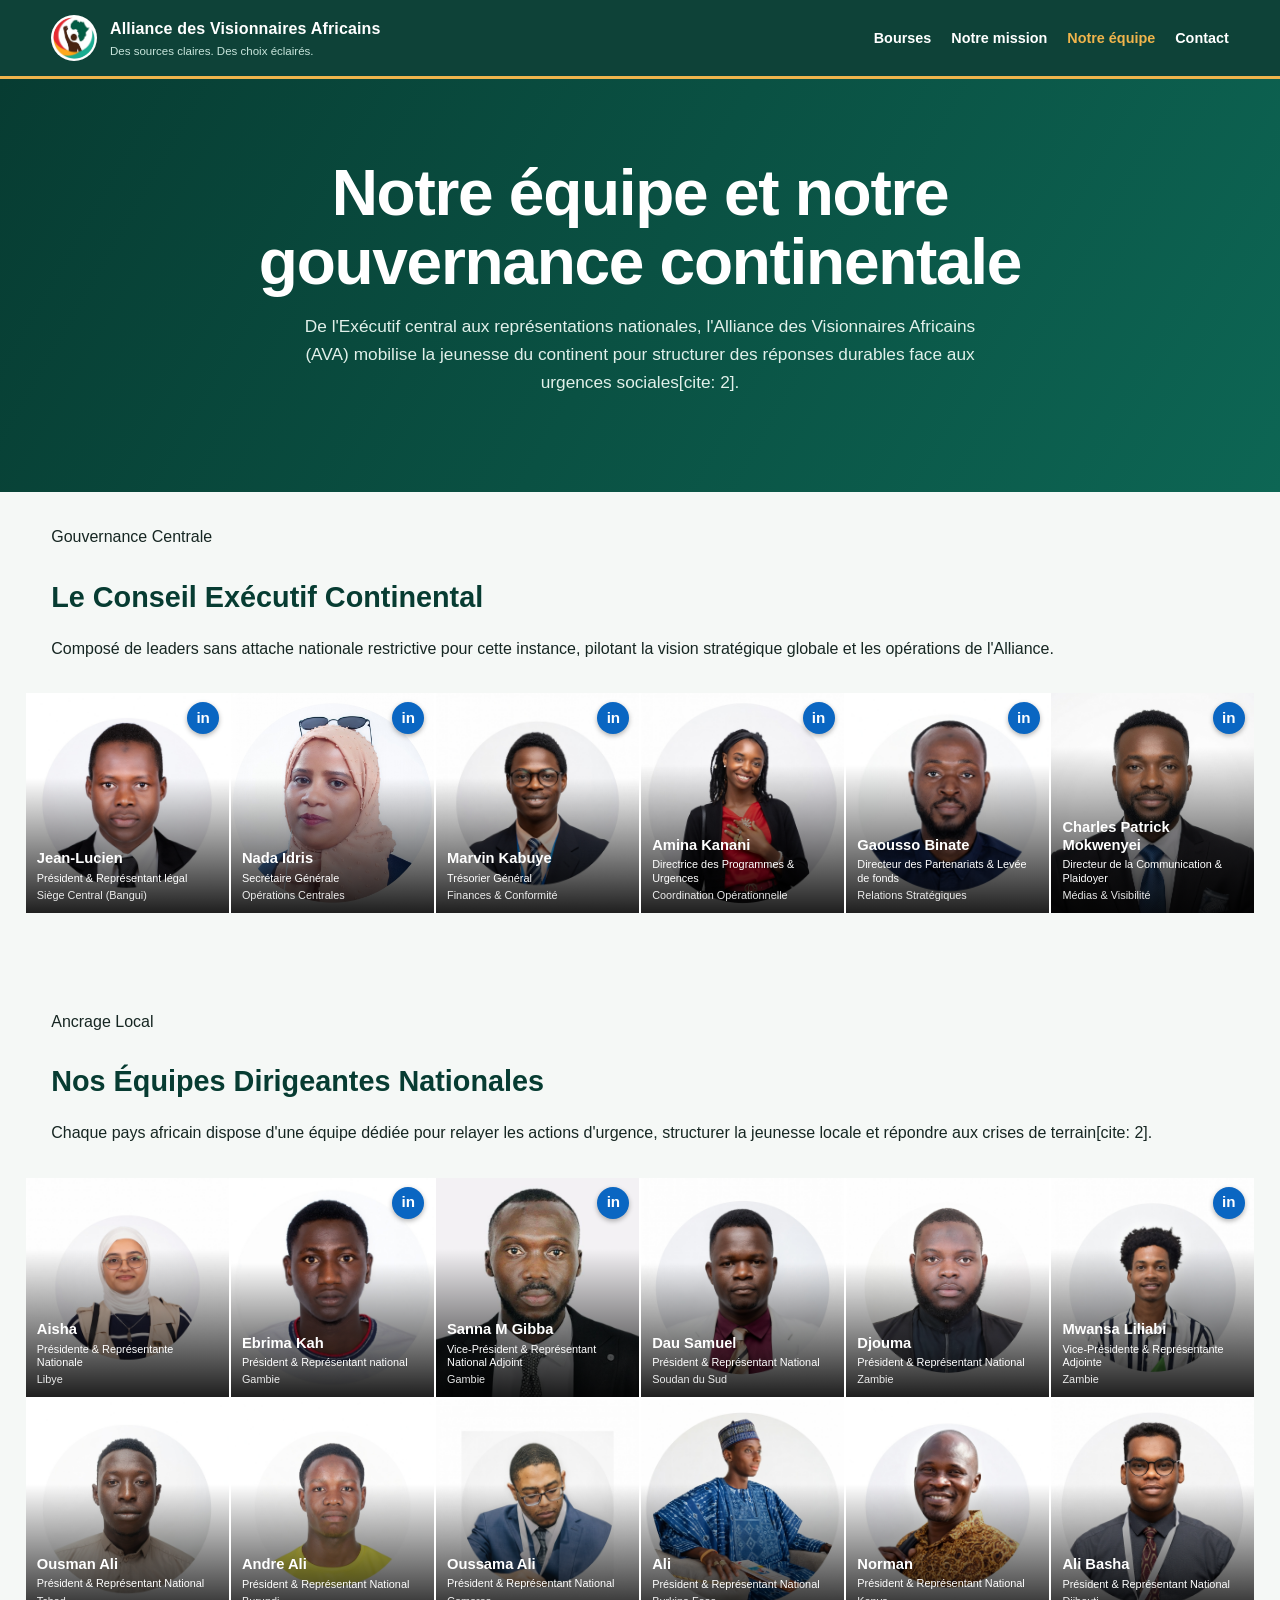
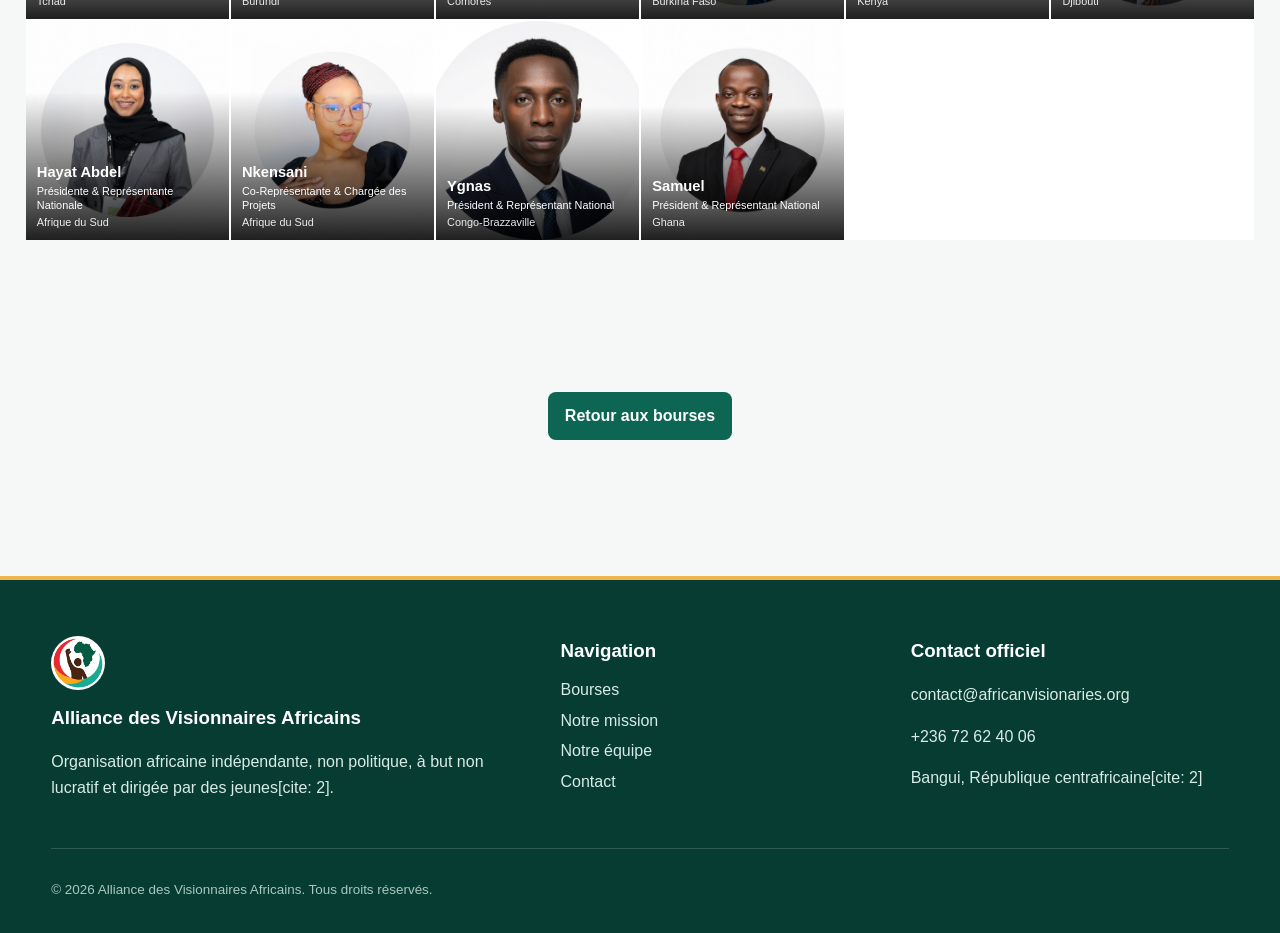
<file: index.html>
<!DOCTYPE html>
<html lang="fr">
<head>
    <meta charset="UTF-8">
    <meta name="viewport" content="width=device-width, initial-scale=1.0">
    <title>Alliance des Visionnaires Africains | Notre équipe dirigeante et notre réseau</title>
    <meta name="description" content="Découvrez le Conseil exécutif continental, les équipes nationales et les membres du réseau de l'Alliance des Visionnaires Africains.">
    <meta name="keywords" content="équipe Alliance des Visionnaires Africains, conseil exécutif, représentants nationaux, jeunesse africaine, AVA">
    <meta name="author" content="Alliance des Visionnaires Africains">
    <meta name="robots" content="index, follow">
    <link rel="canonical" href="https://africanvisionaries.org/equipe.html">
    <meta property="og:type" content="website">
    <meta property="og:locale" content="fr_FR">
    <meta property="og:site_name" content="Alliance des Visionnaires Africains">
    <meta property="og:title" content="Alliance des Visionnaires Africains | Notre équipe">
    <meta property="og:description" content="Découvrez les membres et dirigeants qui animent le réseau de l'Alliance des Visionnaires Africains à travers le continent.">
    <meta property="og:image" content="https://africanvisionaries.org/images/logo.png">
    <link rel="icon" href="images/logo.png" type="image/png">
    <link rel="stylesheet" href="css/style.css">
    <script src="js/script.js" defer></script>
    <style>
        /* Ajustement du bouton LinkedIn pour une visibilité parfaite et contrastée */
        .team-member .linkedin-link {
            background-color: #0a66c2 !important;
            color: #ffffff !important;
            font-weight: bold;
            border-radius: 50%;
            width: 32px;
            height: 32px;
            display: flex;
            align-items: center;
            justify-content: center;
            text-decoration: none;
            box-shadow: 0 2px 5px rgba(0,0,0,0.3);
            z-index: 5;
        }
        .team-member .linkedin-link:hover {
            background-color: #004182 !important;
            transform: scale(1.1);
        }
    </style>
</head>
<body>

<a class="skip-link" href="#main-content">Aller au contenu principal</a>

<!-- EN-TÊTE -->
<header>
    <div class="header-container">
        <a class="site-brand" href="bourses.html" aria-label="Accueil - Alliance des Visionnaires Africains">
            <img class="site-logo" src="images/logo.png" alt="Logo Alliance des Visionnaires Africains">
            <div class="site-brand-text">
                <strong>Alliance des Visionnaires Africains</strong>
                <span>Des sources claires. Des choix éclairés.</span>
            </div>
        </a>

        <button class="menu-toggle" type="button" aria-expanded="false" aria-controls="primary-navigation">Menu</button>

        <nav class="site-nav" aria-label="Navigation principale">
            <ul class="nav-list" id="primary-navigation">
                <li><a href="bourses.html">Bourses</a></li>
                <li><a href="apropos.html">Notre mission</a></li>
                <li><a href="equipe.html" aria-current="page">Notre équipe</a></li>
                <li><a href="contact.html">Contact</a></li>
            </ul>
        </nav>
    </div>
</header>

<!-- CONTENU PRINCIPAL -->
<main id="main-content">

    <section class="hero" aria-labelledby="team-hero-title">
        <div class="hero-inner">
            <h1 id="team-hero-title">Notre équipe et notre gouvernance continentale</h1>
            <p>De l'Exécutif central aux représentations nationales, l'Alliance des Visionnaires Africains (AVA) mobilise la jeunesse du continent pour structurer des réponses durables face aux urgences sociales[cite: 2].</p>
        </div>
    </section>

    <!-- SECTION 1 : CONSEIL EXÉCUTIF CONTINENTAL (LEADERS PRINCIPAUX) -->
    <section class="team-introduction" aria-labelledby="executive-council-title">
        <div class="team-introduction-inner">
            <span class="section-tag">Gouvernance Centrale</span>
            <h2 id="executive-council-title">Le Conseil Exécutif Continental</h2>
            <p>Composé de leaders sans attache nationale restrictive pour cette instance, pilotant la vision stratégique globale et les opérations de l'Alliance.</p>
        </div>
    </section>

    <section class="team-section" aria-label="Conseil Exécutif Continental">
        <div class="team-grid">
            <!-- Jean-Lucien -->
            <article class="team-member">
                <img class="member-photo" loading="lazy" src="images/jean-lucien.jpg" alt="Jean-Lucien - Président">
                <a class="linkedin-link" href="https://www.linkedin.com/in/jean-lucien-fouf-kagna-grebaye/?locale=fr" target="_blank" rel="noopener noreferrer" aria-label="LinkedIn de Jean-Lucien">in</a>
                <div class="member-overlay">
                    <h3>Jean-Lucien</h3>
                    <p>Président &amp; Représentant légal</p>
                    <span>Siège Central (Bangui)</span>
                </div>
            </article>

            <!-- Nada Idris -->
            <article class="team-member">
                <img class="member-photo" loading="lazy" src="images/nada-idris.jpg" alt="Nada Idris - Secrétaire Générale">
                <a class="linkedin-link" href="https://www.linkedin.com/in/nada-edres-218731143/" target="_blank" rel="noopener noreferrer" aria-label="LinkedIn de Nada Idris">in</a>
                <div class="member-overlay">
                    <h3>Nada Idris</h3>
                    <p>Secrétaire Générale</p>
                    <span>Opérations Centrales</span>
                </div>
            </article>

            <!-- Marvin Kabuye -->
            <article class="team-member">
                <img class="member-photo" loading="lazy" src="images/marvin-kabuye.jpg" alt="Marvin Kabuye - Trésorier">
                <a class="linkedin-link" href="https://www.linkedin.com/in/kabuye-marvin-9a5790213/" target="_blank" rel="noopener noreferrer" aria-label="LinkedIn de Marvin Kabuye">in</a>
                <div class="member-overlay">
                    <h3>Marvin Kabuye</h3>
                    <p>Trésorier Général</p>
                    <span>Finances &amp; Conformité</span>
                </div>
            </article>

            <!-- Amina Kanani -->
            <article class="team-member">
                <img class="member-photo" loading="lazy" src="images/amina-kanani.jpg" alt="Amina Kanani - Directrice des Programmes">
                <a class="linkedin-link" href="https://www.linkedin.com/in/christelle-amina-3a3578251/" target="_blank" rel="noopener noreferrer" aria-label="LinkedIn de Amina Kanani">in</a>
                <div class="member-overlay">
                    <h3>Amina Kanani</h3>
                    <p>Directrice des Programmes &amp; Urgences</p>
                    <span>Coordination Opérationnelle</span>
                </div>
            </article>

            <!-- Gaousso Binate -->
            <article class="team-member">
                <img class="member-photo" loading="lazy" src="images/gaousso-binate.jpg" alt="Gaousso Binate - Partenariats">
                <a class="linkedin-link" href="https://www.linkedin.com/in/gaoussou-binate-207a66208/" target="_blank" rel="noopener noreferrer" aria-label="LinkedIn de Gaousso Binate">in</a>
                <div class="member-overlay">
                    <h3>Gaousso Binate</h3>
                    <p>Directeur des Partenariats &amp; Levée de fonds</p>
                    <span>Relations Stratégiques</span>
                </div>
            </article>

            <!-- Charles Patrick Mokwenyei -->
            <article class="team-member">
                <img class="member-photo" loading="lazy" src="images/poka.jpg" alt="Charles Patrick Mokwenyei - Communication">
                <a class="linkedin-link" href="https://www.linkedin.com/in/charles-patrick-mokwenyei-6877a7215/" target="_blank" rel="noopener noreferrer" aria-label="LinkedIn de Charles Patrick Mokwenyei">in</a>
                <div class="member-overlay">
                    <h3>Charles Patrick Mokwenyei</h3>
                    <p>Directeur de la Communication &amp; Plaidoyer</p>
                    <span>Médias &amp; Visibilité</span>
                </div>
            </article>
        </div>
    </section>


    <!-- SECTION 2 : ÉQUIPES DIRIGEANTES PAR PAYS -->
    <section class="team-introduction" aria-labelledby="national-teams-title">
        <div class="team-introduction-inner">
            <span class="section-tag">Ancrage Local</span>
            <h2 id="national-teams-title">Nos Équipes Dirigeantes Nationales</h2>
            <p>Chaque pays africain dispose d'une équipe dédiée pour relayer les actions d'urgence, structurer la jeunesse locale et répondre aux crises de terrain[cite: 2].</p>
        </div>
    </section>

    <!-- GRILLE DES REPRÉSENTANTS NATIONAUX PAR PAYS -->
    <section class="team-section" aria-label="Équipes Nationales">
        <div class="team-grid">
            <!-- Libye -->
            <article class="team-member">
                <img class="member-photo" loading="lazy" src="images/aisha.jpg" alt="Aisha - Libye">
                <div class="member-overlay">
                    <h3>Aisha</h3>
                    <p>Présidente &amp; Représentante Nationale</p>
                    <span>Libye</span>
                </div>
            </article>

            <!-- Gambie -->
            <article class="team-member">
                <img class="member-photo" loading="lazy" src="images/ebrima-kah.jpg" alt="Ebrima Kah - Gambie">
                <a class="linkedin-link" href="https://www.linkedin.com/in/ebrima-kah-5840b5210/" target="_blank" rel="noopener noreferrer" aria-label="LinkedIn de Ebrima Kah">in</a>
                <div class="member-overlay">
                    <h3>Ebrima Kah</h3>
                    <p>Président &amp; Représentant national</p>
                    <span>Gambie</span>
                </div>
            </article>

            <article class="team-member">
                <img class="member-photo" loading="lazy" src="images/sanna-m-gibba.jpg" alt="Sanna M Gibba - Gambie">
                <a class="linkedin-link" href="https://www.linkedin.com/in/sanna-m-gibba-892236276?utm_source=share_via&utm_content=profile&utm_medium=member_ios" target="_blank" rel="noopener noreferrer" aria-label="LinkedIn de Sanna M Gibba">in</a>
                <div class="member-overlay">
                    <h3>Sanna M Gibba</h3>
                    <p>Vice-Président &amp; Représentant National Adjoint</p>
                    <span>Gambie</span>
                </div>
            </article>

            <!-- Soudan du Sud -->
            <article class="team-member">
                <img class="member-photo" loading="lazy" src="images/dau-samuel.jpg" alt="Dau Samuel - Soudan du Sud">
                <div class="member-overlay">
                    <h3>Dau Samuel</h3>
                    <p>Président &amp; Représentant National</p>
                    <span>Soudan du Sud</span>
                </div>
            </article>

            <!-- Zambie -->
            <article class="team-member">
                <img class="member-photo" loading="lazy" src="images/djouma.jpg" alt="Djouma - Zambie">
                <div class="member-overlay">
                    <h3>Djouma</h3>
                    <p>Président &amp; Représentant National</p>
                    <span>Zambie</span>
                </div>
            </article>

            <article class="team-member">
                <img class="member-photo" loading="lazy" src="images/mwansa-liliabi.jpg" alt="Mwansa Liliabi - Zambie">
                <a class="linkedin-link" href="https://www.linkedin.com/in/mwansa-lialabi-5530ab253/" target="_blank" rel="noopener noreferrer" aria-label="LinkedIn">in</a>
                <div class="member-overlay">
                    <h3>Mwansa Liliabi</h3>
                    <p>Vice-Présidente &amp; Représentante Adjointe</p>
                    <span>Zambie</span>
                </div>
            </article>

            <!-- Tchad -->
            <article class="team-member">
                <img class="member-photo" loading="lazy" src="images/ousman-ali.jpg" alt="Ousman Ali - Tchad">
                <div class="member-overlay">
                    <h3>Ousman Ali</h3>
                    <p>Président &amp; Représentant National</p>
                    <span>Tchad</span>
                </div>
            </article>

            <!-- Burundi -->
            <article class="team-member">
                <img class="member-photo" loading="lazy" src="images/andre-ali.jpg" alt="Andre Ali - Burundi">
                <div class="member-overlay">
                    <h3>Andre Ali</h3>
                    <p>Président &amp; Représentant National</p>
                    <span>Burundi</span>
                </div>
            </article>

            <!-- Comores -->
            <article class="team-member">
                <img class="member-photo" loading="lazy" src="images/oussama-ali.jpg" alt="Oussama Ali - Comores">
                <div class="member-overlay">
                    <h3>Oussama Ali</h3>
                    <p>Président &amp; Représentant National</p>
                    <span>Comores</span>
                </div>
            </article>

            <!-- Burkina Faso -->
            <article class="team-member">
                <img class="member-photo" loading="lazy" src="images/ali-burkina-faso.jpg" alt="Ali - Burkina Faso">
                <div class="member-overlay">
                    <h3>Ali</h3>
                    <p>Président &amp; Représentant National</p>
                    <span>Burkina Faso</span>
                </div>
            </article>

            <!-- Kenya -->
            <article class="team-member">
                <img class="member-photo" loading="lazy" src="images/norman.jpg" alt="Norman - Kenya">
                <div class="member-overlay">
                    <h3>Norman</h3>
                    <p>Président &amp; Représentant National</p>
                    <span>Kenya</span>
                </div>
            </article>

            <!-- Djibouti -->
            <article class="team-member">
                <img class="member-photo" loading="lazy" src="images/ali-basha.jpg" alt="Ali Basha - Djibouti">
                <div class="member-overlay">
                    <h3>Ali Basha</h3>
                    <p>Président &amp; Représentant National</p>
                    <span>Djibouti</span>
                </div>
            </article>

            <!-- Afrique du Sud -->
            <article class="team-member">
                <img class="member-photo" loading="lazy" src="images/hayat-abdel.jpg" alt="Hayat Abdel - Afrique du Sud">
                <div class="member-overlay">
                    <h3>Hayat Abdel</h3>
                    <p>Présidente &amp; Représentante Nationale</p>
                    <span>Afrique du Sud</span>
                </div>
            </article>

            <article class="team-member">
                <img class="member-photo" loading="lazy" src="images/nkensani.jpg" alt="Nkensani - Afrique du Sud">
                <div class="member-overlay">
                    <h3>Nkensani</h3>
                    <p>Co-Représentante &amp; Chargée des Projets</p>
                    <span>Afrique du Sud</span>
                </div>
            </article>

            <!-- Congo-Brazzaville -->
            <article class="team-member">
                <img class="member-photo" loading="lazy" src="images/ygnas.jpg" alt="Ygnas - Congo-Brazzaville">
                <div class="member-overlay">
                    <h3>Ygnas</h3>
                    <p>Président &amp; Représentant National</p>
                    <span>Congo-Brazzaville</span>
                </div>
            </article>

            <!-- Ghana -->
            <article class="team-member">
                <img class="member-photo" loading="lazy" src="images/samuel-ghana.jpg" alt="Samuel - Ghana">
                <div class="member-overlay">
                    <h3>Samuel</h3>
                    <p>Président &amp; Représentant National</p>
                    <span>Ghana</span>
                </div>
            </article>
        </div>
    </section>

    <section class="section center">
        <a href="bourses.html" class="btn">Retour aux bourses</a>
    </section>

</main>

<!-- PIED DE PAGE -->
<footer>
    <div class="footer-container">
        <div class="footer-column">
            <img class="footer-logo" src="images/logo.png" alt="Logo Alliance des Visionnaires Africains">
            <h3>Alliance des Visionnaires Africains</h3>
            <p>Organisation africaine indépendante, non politique, à but non lucratif et dirigée par des jeunes[cite: 2].</p>
        </div>

        <div class="footer-column">
            <h3>Navigation</h3>
            <a href="bourses.html">Bourses</a>
            <a href="apropos.html">Notre mission</a>
            <a href="equipe.html" aria-current="page">Notre équipe</a>
            <a href="contact.html">Contact</a>
        </div>

        <div class="footer-column">
            <h3>Contact officiel</h3>
            <p><a href="mailto:contact@africanvisionaries.org">contact@africanvisionaries.org</a></p>
            <p><a href="tel:+23672624006">+236 72 62 40 06</a></p>
            <p>Bangui, République centrafricaine[cite: 2]</p>
        </div>
    </div>

    <div class="footer-bottom">
        <p>&copy; 2026 Alliance des Visionnaires Africains. Tous droits réservés.</p>
    </div>
</footer>

<!-- SCRIPT DE TRADUCTION AUTOMATIQUE SELON LA LANGUE DU TÉLÉPHONE -->
<div id="google_translate_element" style="display:none;"></div>
<script type="text/javascript">
    function googleTranslateElementInit() {
        var userLang = navigator.language || navigator.userLanguage;
        var shortLang = userLang.substring(0, 2);
        new google.translate.TranslateElement({
            pageLanguage: 'fr',
            autoDisplay: false
        }, 'google_translate_element');
        setTimeout(function() {
            var selectField = document.querySelector(".goog-te-combo");
            if (selectField) {
                selectField.value = shortLang;
                selectField.dispatchEvent(new Event('change'));
            }
        }, 1000);
    }
</script>
<script type="text/javascript" src="//translate.google.com/translate_a/element.js?cb=googleTranslateElementInit"></script>

</body>
</html>
</file>
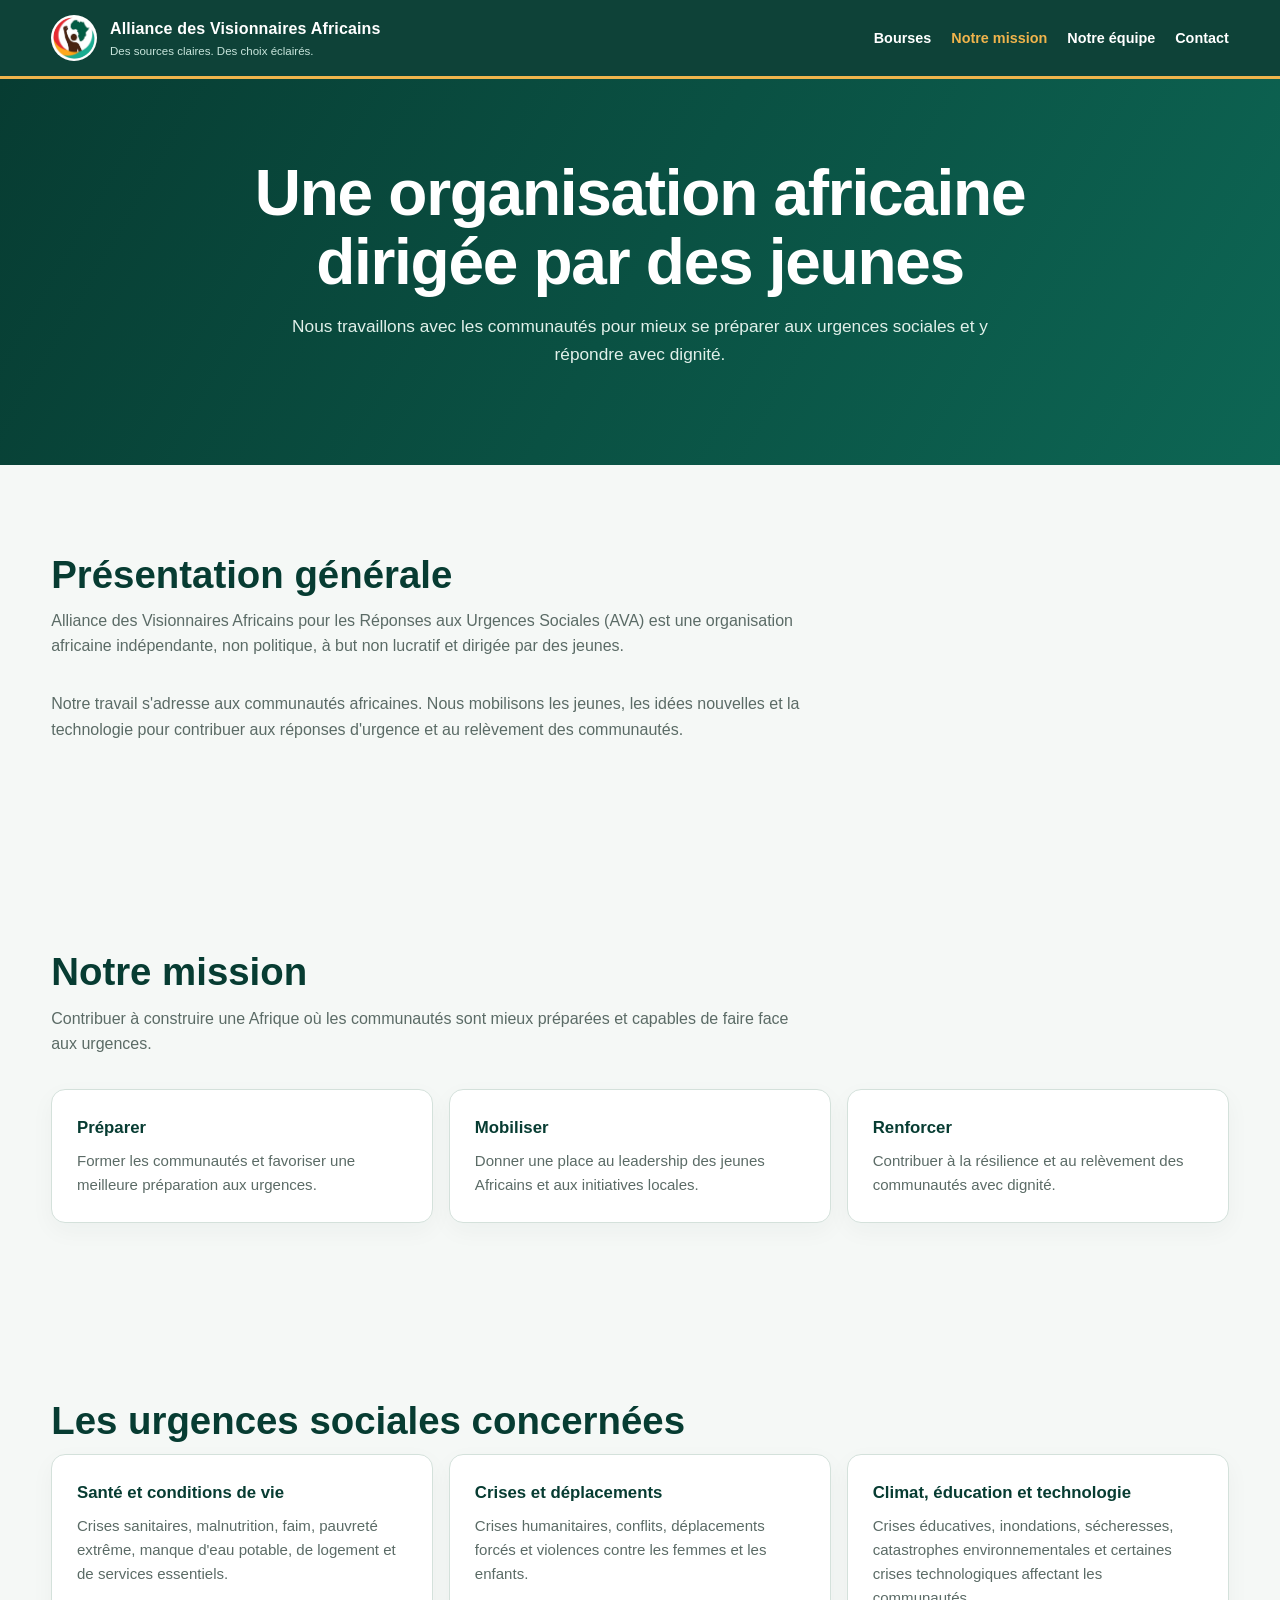
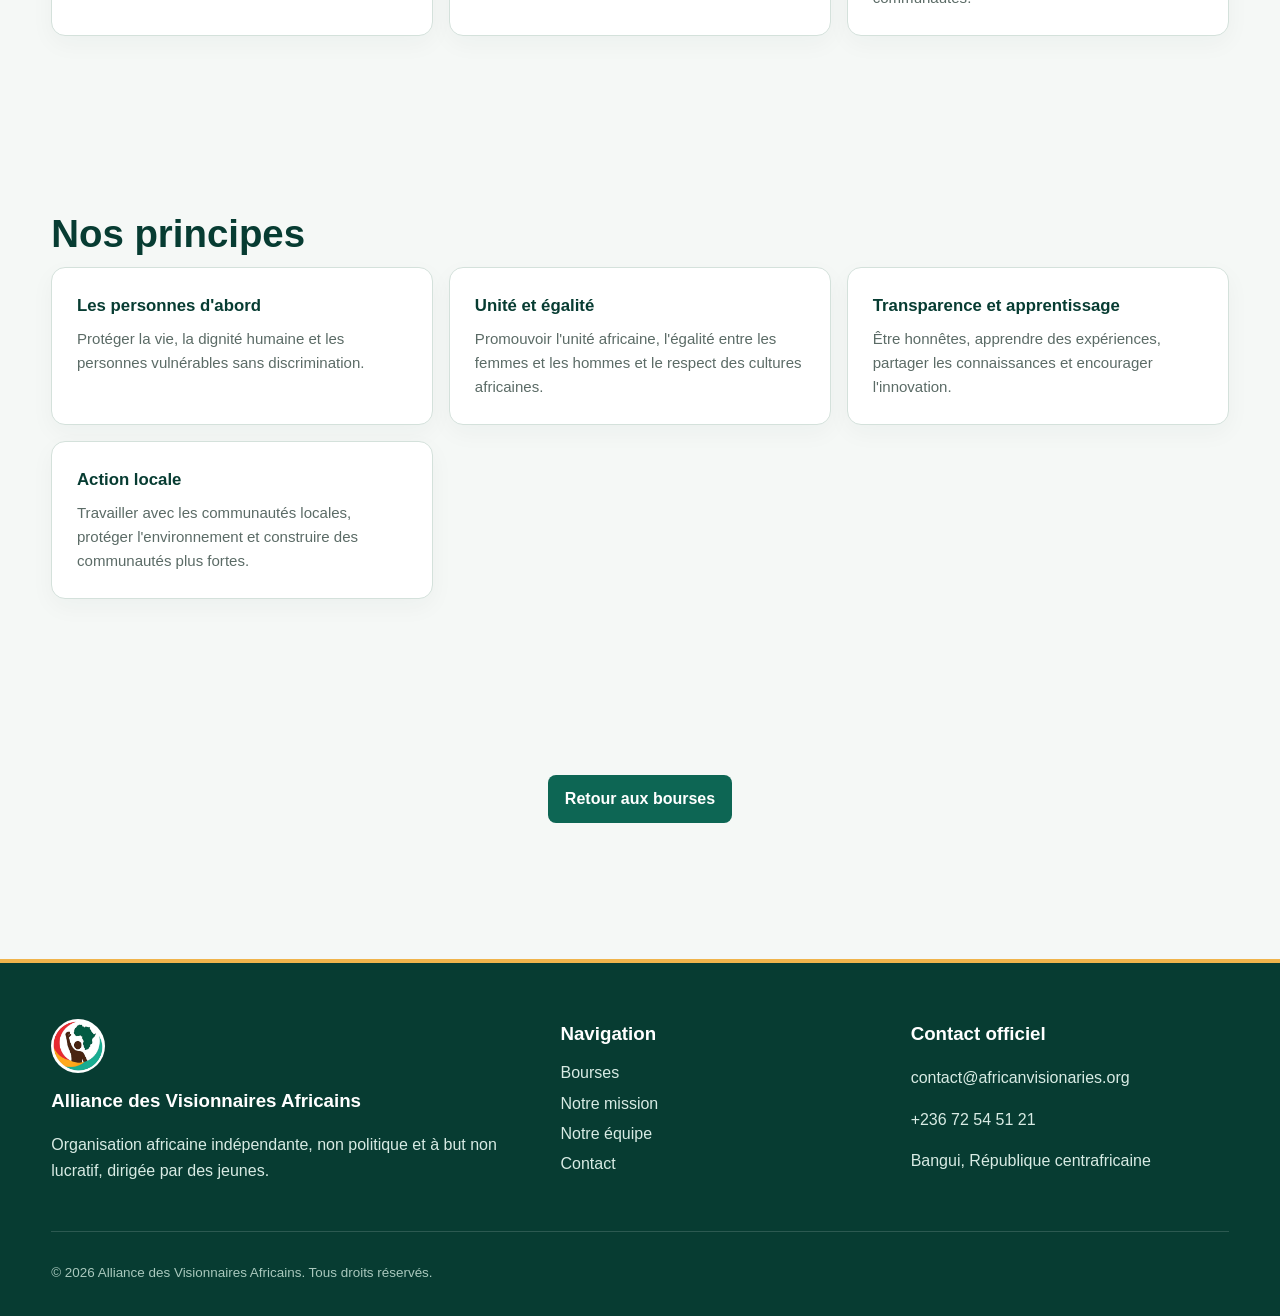
<file: apropos.html>
﻿<!DOCTYPE html>
<html lang="fr">
<head>
    <meta charset="UTF-8">
    <meta name="viewport" content="width=device-width, initial-scale=1.0">
    <title>Alliance des Visionnaires Africains | À propos</title>
    <meta name="description" content="Découvrez la mission, les principes et les engagements de l'Alliance des Visionnaires Africains pour renforcer la résilience des communautés africaines.">
    <meta name="keywords" content="Alliance des Visionnaires Africains, mission, jeunesse africaine, urgences sociales, développement communautaire">
    <meta name="author" content="Alliance des Visionnaires Africains">
    <meta name="robots" content="index, follow">
    <link rel="canonical" href="https://africanvisionaries.org/apropos.html">
    <meta property="og:type" content="website">
    <meta property="og:locale" content="fr_FR">
    <meta property="og:site_name" content="Alliance des Visionnaires Africains">
    <meta property="og:title" content="Alliance des Visionnaires Africains | À propos">
    <meta property="og:description" content="Découvrez la mission et les principes qui guident l'Alliance des Visionnaires Africains.">
    <meta property="og:image" content="https://africanvisionaries.org/images/logo.png">
    <meta name="twitter:card" content="summary">
    <meta name="twitter:title" content="Alliance des Visionnaires Africains | À propos">
    <meta name="twitter:description" content="Découvrez la mission et les principes qui guident l'Alliance des Visionnaires Africains.">
    <meta name="twitter:image" content="https://africanvisionaries.org/images/logo.png">
    <link rel="icon" href="images/logo.png" type="image/png">
    <link rel="stylesheet" href="css/style.css">
    <script src="js/script.js" defer></script>
</head>
<body>

<a class="skip-link" href="#main-content">Aller au contenu principal</a>

<!-- EN-TÊTE -->
<header>
    <div class="header-container">
        <a class="site-brand" href="bourses.html" aria-label="Accueil - Alliance des Visionnaires Africains">
            <img class="site-logo" src="images/logo.png" alt="Logo Alliance des Visionnaires Africains">
            <div class="site-brand-text">
                <strong>Alliance des Visionnaires Africains</strong>
                <span>Des sources claires. Des choix éclairés.</span>
            </div>
        </a>

        <button class="menu-toggle" type="button" aria-expanded="false" aria-controls="primary-navigation">Menu</button>

        <nav class="site-nav" aria-label="Navigation principale">
            <ul class="nav-list" id="primary-navigation">
                <li><a href="bourses.html">Bourses</a></li>
                <li><a href="apropos.html" aria-current="page">Notre mission</a></li>
                <li><a href="equipe.html">Notre équipe</a></li>
                <li><a href="contact.html">Contact</a></li>
            </ul>
        </nav>
    </div>
</header>

<!-- CONTENU PRINCIPAL -->
<main id="main-content">

    <section class="hero" aria-labelledby="hero-title">
        <div class="hero-inner">
            <h1 id="hero-title">Une organisation africaine dirigée par des jeunes</h1>
            <p>Nous travaillons avec les communautés pour mieux se préparer aux urgences sociales et y répondre avec dignité.</p>
        </div>
    </section>

    <section class="section" aria-labelledby="presentation-title">
        <h2 id="presentation-title">Présentation générale</h2>
        <p>Alliance des Visionnaires Africains pour les Réponses aux Urgences Sociales (AVA) est une organisation africaine indépendante, non politique, à but non lucratif et dirigée par des jeunes.</p>
        <p>Notre travail s'adresse aux communautés africaines. Nous mobilisons les jeunes, les idées nouvelles et la technologie pour contribuer aux réponses d'urgence et au relèvement des communautés.</p>
    </section>

    <section class="section" aria-labelledby="mission-title">
        <h2 id="mission-title">Notre mission</h2>
        <p>Contribuer à construire une Afrique où les communautés sont mieux préparées et capables de faire face aux urgences.</p>
        
        <div class="category-list">
            <article class="category">
                <h3>Préparer</h3>
                <p>Former les communautés et favoriser une meilleure préparation aux urgences.</p>
            </article>
            <article class="category">
                <h3>Mobiliser</h3>
                <p>Donner une place au leadership des jeunes Africains et aux initiatives locales.</p>
            </article>
            <article class="category">
                <h3>Renforcer</h3>
                <p>Contribuer à la résilience et au relèvement des communautés avec dignité.</p>
            </article>
        </div>
    </section>

    <section class="section" aria-labelledby="emergencies-title">
        <h2 id="emergencies-title">Les urgences sociales concernées</h2>
        <div class="category-list">
            <article class="category">
                <h3>Santé et conditions de vie</h3>
                <p>Crises sanitaires, malnutrition, faim, pauvreté extrême, manque d'eau potable, de logement et de services essentiels.</p>
            </article>
            <article class="category">
                <h3>Crises et déplacements</h3>
                <p>Crises humanitaires, conflits, déplacements forcés et violences contre les femmes et les enfants.</p>
            </article>
            <article class="category">
                <h3>Climat, éducation et technologie</h3>
                <p>Crises éducatives, inondations, sécheresses, catastrophes environnementales et certaines crises technologiques affectant les communautés.</p>
            </article>
        </div>
    </section>

    <section class="section" aria-labelledby="principles-title">
        <h2 id="principles-title">Nos principes</h2>
        <div class="category-list">
            <article class="category">
                <h3>Les personnes d'abord</h3>
                <p>Protéger la vie, la dignité humaine et les personnes vulnérables sans discrimination.</p>
            </article>
            <article class="category">
                <h3>Unité et égalité</h3>
                <p>Promouvoir l'unité africaine, l'égalité entre les femmes et les hommes et le respect des cultures africaines.</p>
            </article>
            <article class="category">
                <h3>Transparence et apprentissage</h3>
                <p>Être honnêtes, apprendre des expériences, partager les connaissances et encourager l'innovation.</p>
            </article>
            <article class="category">
                <h3>Action locale</h3>
                <p>Travailler avec les communautés locales, protéger l'environnement et construire des communautés plus fortes.</p>
            </article>
        </div>
    </section>

    <section class="section center">
        <a href="bourses.html" class="btn">Retour aux bourses</a>
    </section>

</main>

<!-- PIED DE PAGE -->
<footer>
    <div class="footer-container">
        <div class="footer-column">
            <img class="footer-logo" src="images/logo.png" alt="Logo Alliance des Visionnaires Africains">
            <h3>Alliance des Visionnaires Africains</h3>
            <p>Organisation africaine indépendante, non politique et à but non lucratif, dirigée par des jeunes.</p>
        </div>

        <div class="footer-column">
            <h3>Navigation</h3>
            <a href="bourses.html">Bourses</a>
            <a href="apropos.html" aria-current="page">Notre mission</a>
            <a href="equipe.html">Notre équipe</a>
            <a href="contact.html">Contact</a>
        </div>

        <div class="footer-column">
            <h3>Contact officiel</h3>
            <p><a href="mailto:contact@africanvisionaries.org">contact@africanvisionaries.org</a></p>
            <p><a href="tel:+23672545121">+236 72 54 51 21</a></p>
            <p>Bangui, République centrafricaine</p>
        </div>
    </div>

    <div class="footer-bottom">
        <p>&copy; 2026 Alliance des Visionnaires Africains. Tous droits réservés.</p>
    </div>
</footer>

</body>
</html>
</file>
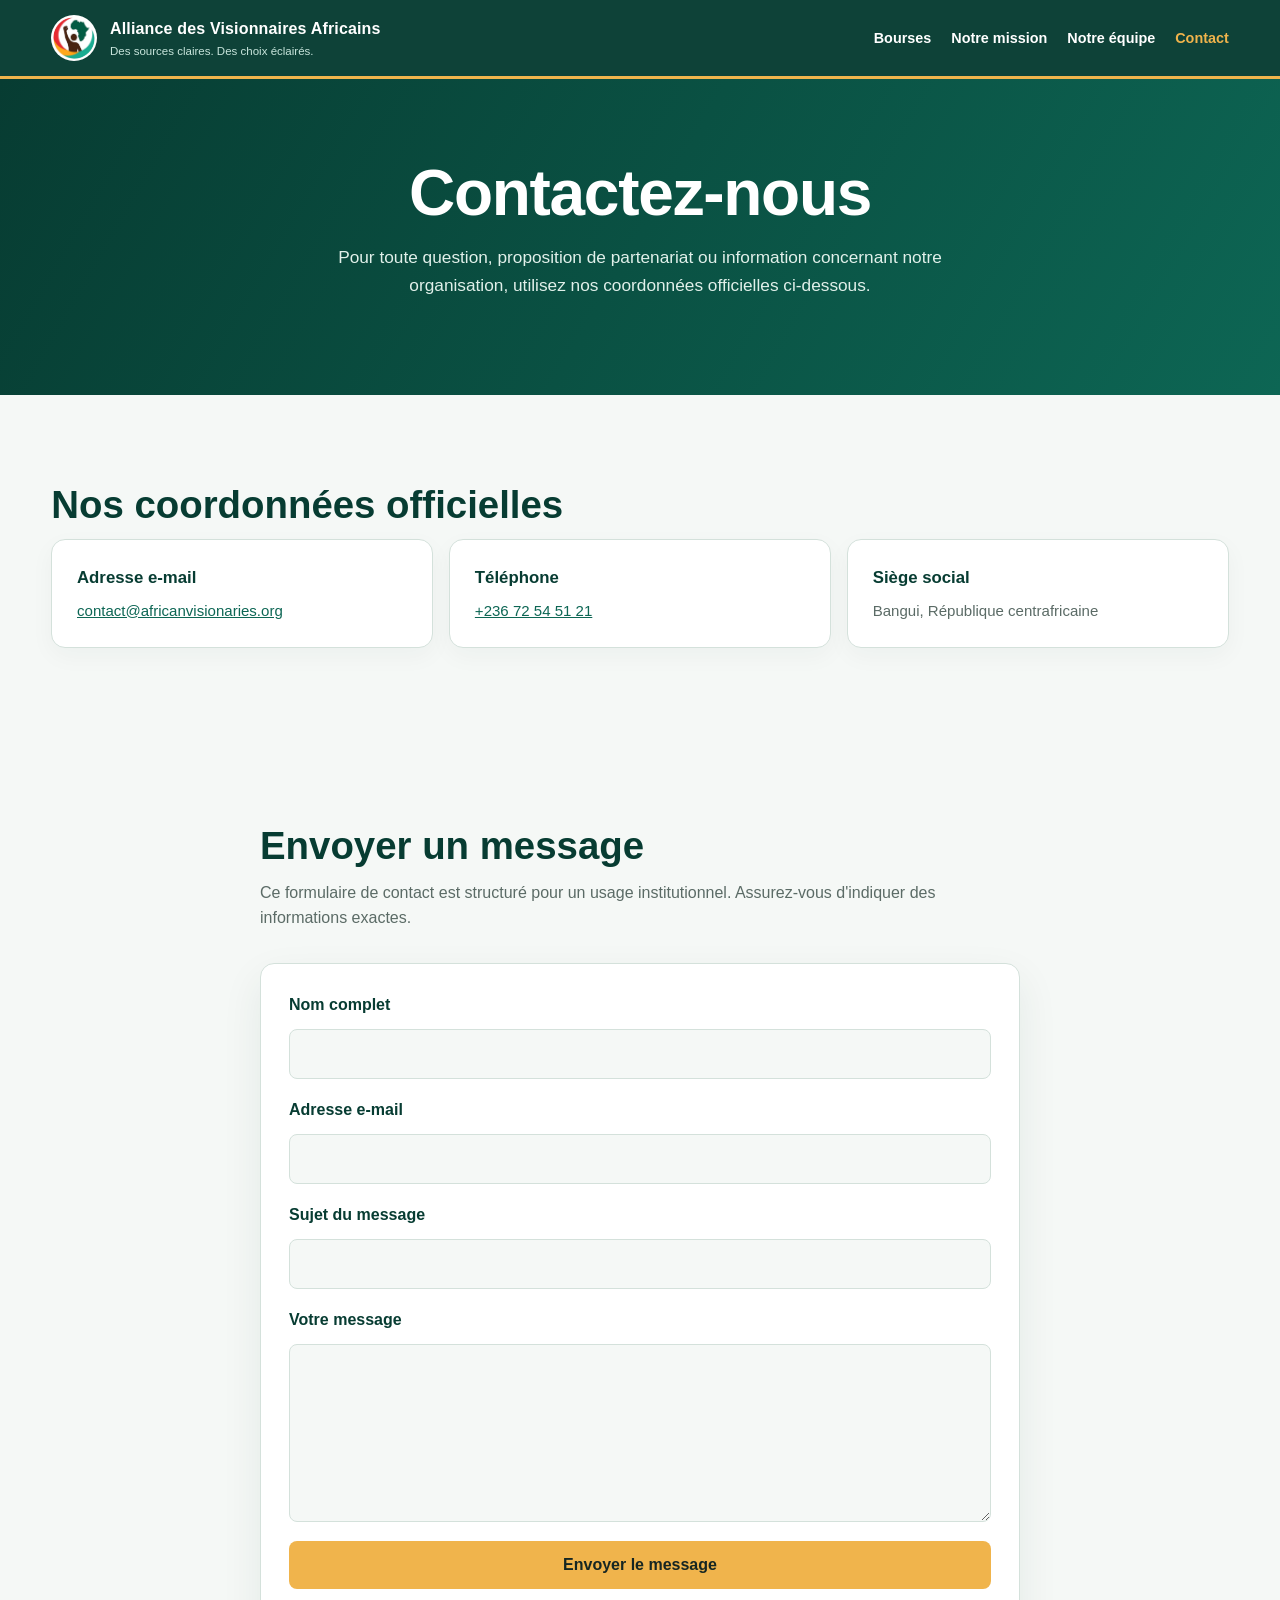
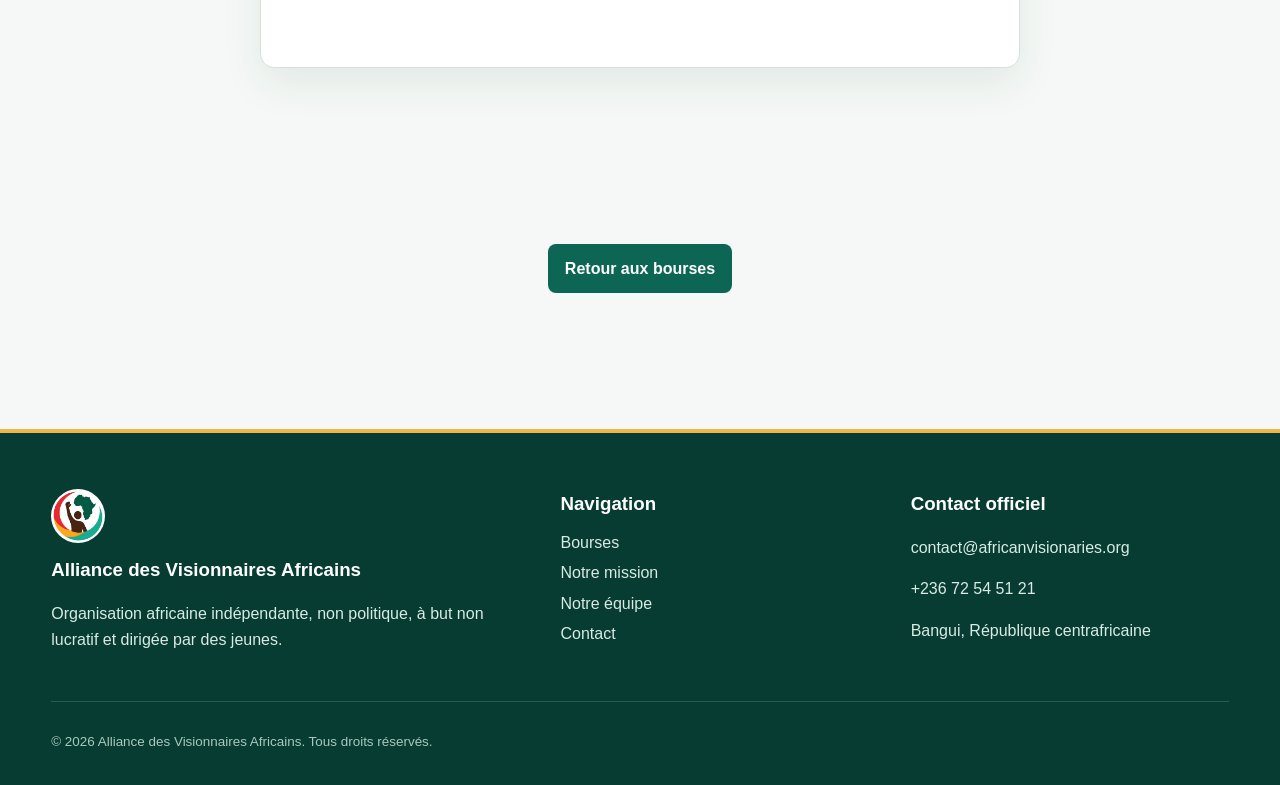
<file: contact.html>
<!DOCTYPE html>
<html lang="fr">
<head>
    <meta charset="UTF-8">
    <meta name="viewport" content="width=device-width, initial-scale=1.0">
    <title>Alliance des Visionnaires Africains | Contact</title>
    <meta name="description" content="Contactez l'Alliance des Visionnaires Africains à Bangui pour toute question, partenariat ou information officielle.">
    <meta name="keywords" content="contact Alliance des Visionnaires Africains, Bangui, partenariat, organisation africaine">
    <meta name="author" content="Alliance des Visionnaires Africains">
    <meta name="robots" content="index, follow">
    <link rel="canonical" href="https://africanvisionaries.org/contact.html">
    <meta property="og:type" content="website">
    <meta property="og:locale" content="fr_FR">
    <meta property="og:site_name" content="Alliance des Visionnaires Africains">
    <meta property="og:title" content="Alliance des Visionnaires Africains | Contact">
    <meta property="og:description" content="Contactez l'Alliance des Visionnaires Africains pour vos questions, partenariats et demandes d'information.">
    <meta property="og:image" content="https://africanvisionaries.org/images/logo.png">
    <meta name="twitter:card" content="summary">
    <meta name="twitter:title" content="Alliance des Visionnaires Africains | Contact">
    <meta name="twitter:description" content="Contactez l'Alliance des Visionnaires Africains pour vos questions, partenariats et demandes d'information.">
    <meta name="twitter:image" content="https://africanvisionaries.org/images/logo.png">
    <link rel="icon" href="images/logo.png" type="image/png">
    <link rel="stylesheet" href="css/style.css">
    <script src="js/script.js" defer></script>
</head>
<body>

<a class="skip-link" href="#main-content">Aller au contenu principal</a>

<!-- EN-TÊTE -->
<header>
    <div class="header-container">
        <a class="site-brand" href="bourses.html" aria-label="Accueil - Alliance des Visionnaires Africains">
            <img class="site-logo" src="images/logo.png" alt="Logo Alliance des Visionnaires Africains">
            <div class="site-brand-text">
                <strong>Alliance des Visionnaires Africains</strong>
                <span>Des sources claires. Des choix éclairés.</span>
            </div>
        </a>

        <button class="menu-toggle" type="button" aria-expanded="false" aria-controls="primary-navigation">Menu</button>

        <nav class="site-nav" aria-label="Navigation principale">
            <ul class="nav-list" id="primary-navigation">
                <li><a href="bourses.html">Bourses</a></li>
                <li><a href="apropos.html">Notre mission</a></li>
                <li><a href="equipe.html">Notre équipe</a></li>
                <li><a href="contact.html" aria-current="page">Contact</a></li>
            </ul>
        </nav>
    </div>
</header>

<!-- CONTENU PRINCIPAL -->
<main id="main-content">

    <section class="hero" aria-labelledby="contact-hero-title">
        <div class="hero-inner">
            <h1 id="contact-hero-title">Contactez-nous</h1>
            <p>Pour toute question, proposition de partenariat ou information concernant notre organisation, utilisez nos coordonnées officielles ci-dessous.</p>
        </div>
    </section>

    <section class="section" aria-labelledby="coordinates-title">
        <h2 id="coordinates-title">Nos coordonnées officielles</h2>
        <div class="category-list">
            <article class="category">
                <h3>Adresse e-mail</h3>
                <p><a href="mailto:contact@africanvisionaries.org">contact@africanvisionaries.org</a></p>
            </article>
            <article class="category">
                <h3>Téléphone</h3>
                <p><a href="tel:+23672545121">+236 72 54 51 21</a></p>
            </article>
            <article class="category">
                <h3>Siège social</h3>
                <p>Bangui, République centrafricaine</p>
            </article>
        </div>
    </section>

    <section class="section search-box" aria-labelledby="message-title">
        <h2 id="message-title">Envoyer un message</h2>
        <p>Ce formulaire de contact est structuré pour un usage institutionnel. Assurez-vous d'indiquer des informations exactes.</p>

        <form id="contact-form" autocomplete="on">
            <div class="form-field">
                <label for="nom">Nom complet</label>
                <input type="text" id="nom" name="nom" autocomplete="name" required>
            </div>
            <div class="form-field">
                <label for="email">Adresse e-mail</label>
                <input type="email" id="email" name="email" autocomplete="email" required>
            </div>
            <div class="form-field">
                <label for="sujet">Sujet du message</label>
                <input type="text" id="sujet" name="sujet" required>
            </div>
            <div class="form-field">
                <label for="message">Votre message</label>
                <textarea id="message" name="message" rows="6" required></textarea>
            </div>
            <button type="submit" class="hero-button">Envoyer le message</button>
            <p id="contact-form-status" class="results-summary" role="status" aria-live="polite"></p>
        </form>
    </section>

    <section class="section center">
        <a href="bourses.html" class="btn">Retour aux bourses</a>
    </section>

</main>

<!-- PIED DE PAGE -->
<footer>
    <div class="footer-container">
        <div class="footer-column">
            <img class="footer-logo" src="images/logo.png" alt="Logo Alliance des Visionnaires Africains">
            <h3>Alliance des Visionnaires Africains</h3>
            <p>Organisation africaine indépendante, non politique, à but non lucratif et dirigée par des jeunes.</p>
        </div>

        <div class="footer-column">
            <h3>Navigation</h3>
            <a href="bourses.html">Bourses</a>
            <a href="apropos.html">Notre mission</a>
            <a href="equipe.html">Notre équipe</a>
            <a href="contact.html" aria-current="page">Contact</a>
        </div>

        <div class="footer-column">
            <h3>Contact officiel</h3>
            <p><a href="mailto:contact@africanvisionaries.org">contact@africanvisionaries.org</a></p>
            <p><a href="tel:+23672545121">+236 72 54 51 21</a></p>
            <p>Bangui, République centrafricaine</p>
        </div>
    </div>

    <div class="footer-bottom">
        <p>&copy; 2026 Alliance des Visionnaires Africains. Tous droits réservés.</p>
    </div>
</footer>

</body>
</html>
</file>
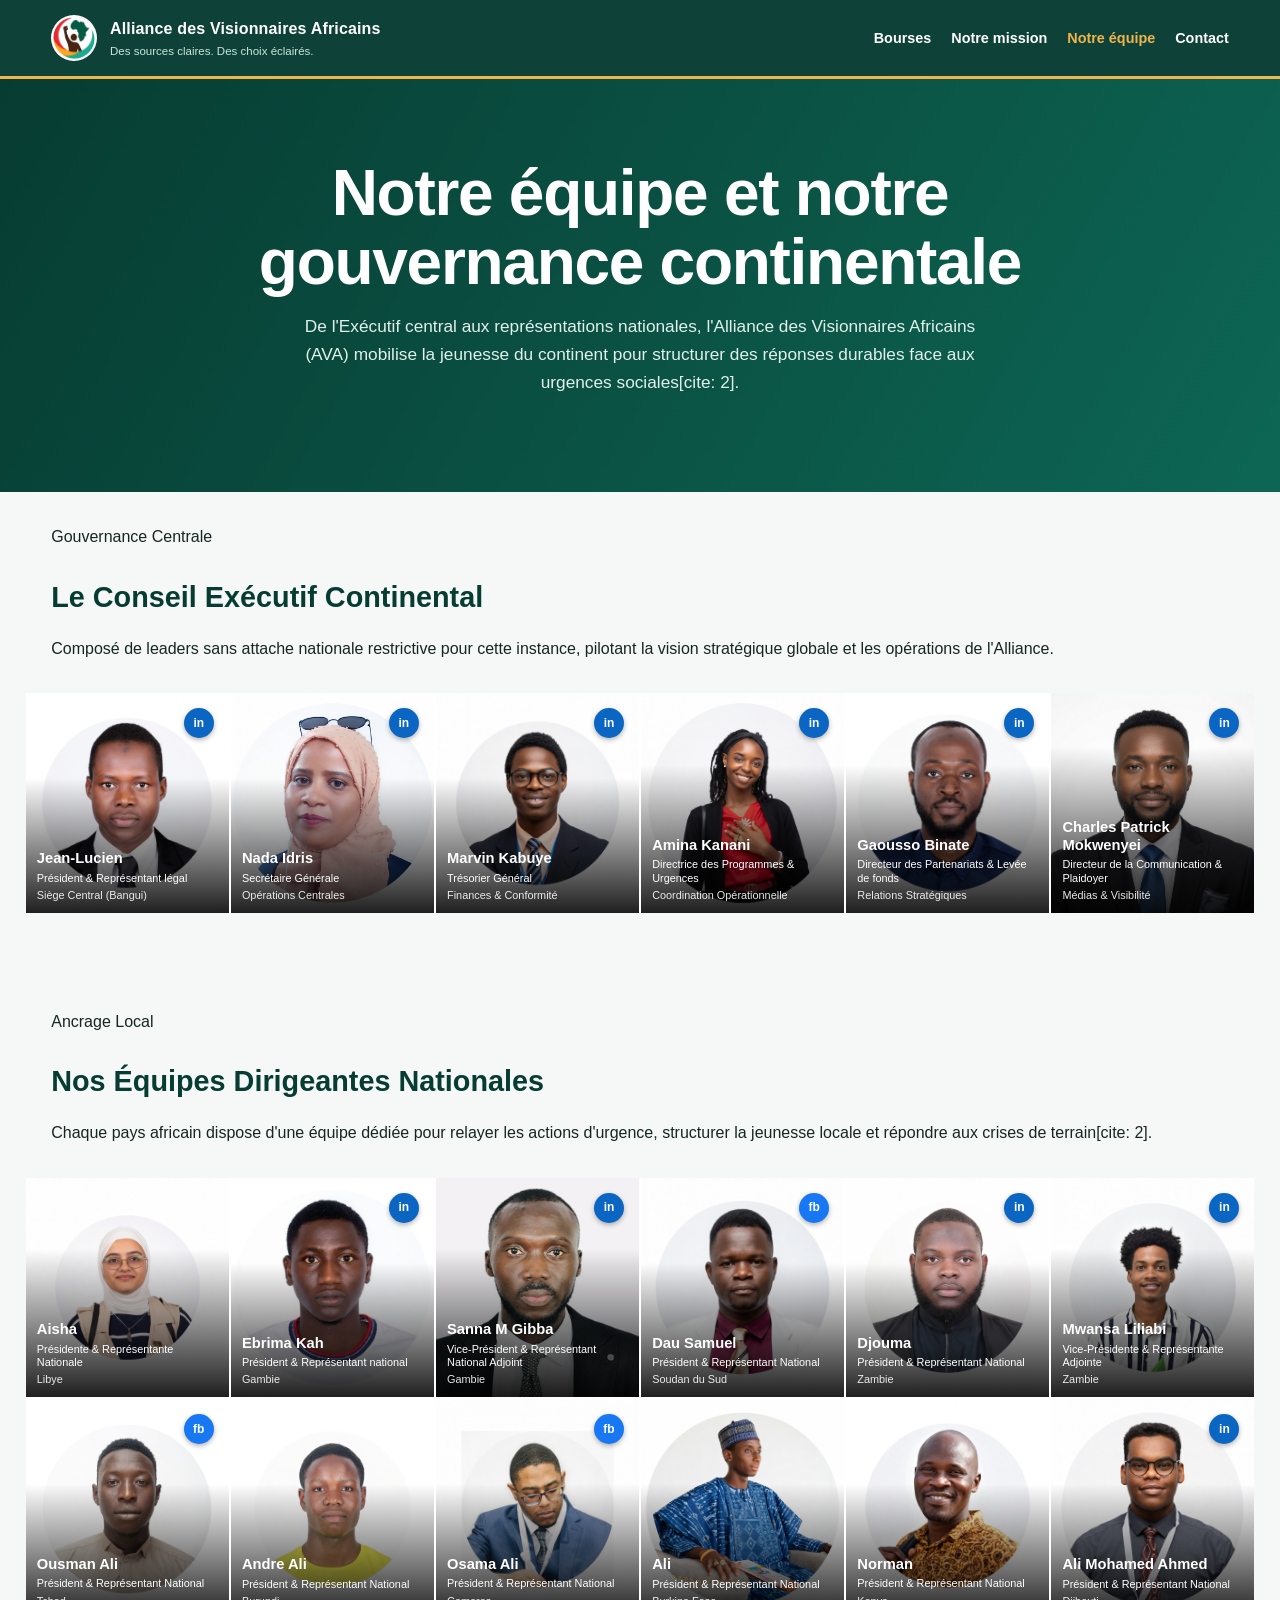
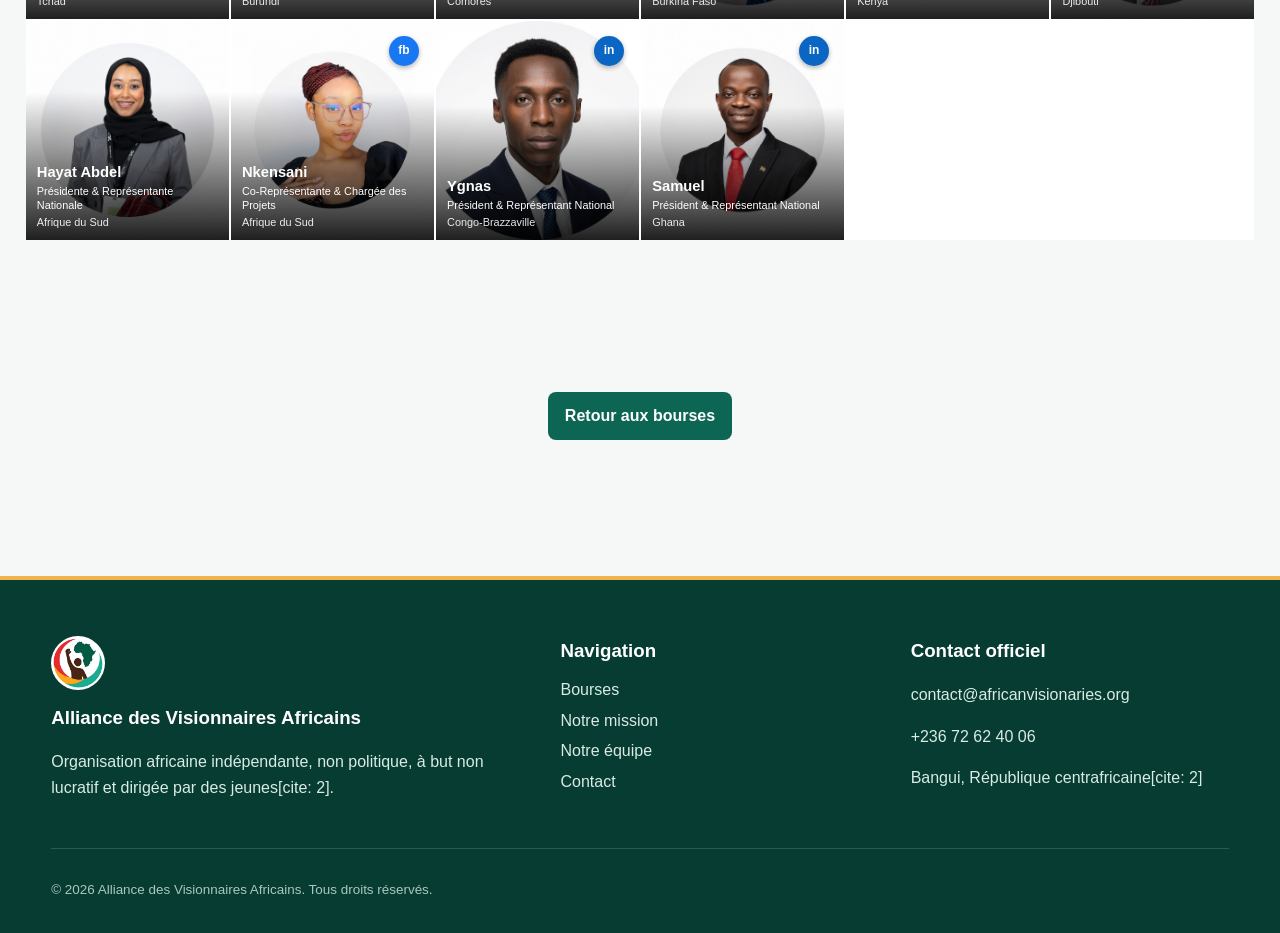
<file: equipe.html>
<!DOCTYPE html>
<html lang="fr">
<head>
    <meta charset="UTF-8">
    <meta name="viewport" content="width=device-width, initial-scale=1.0">
    <title>Alliance des Visionnaires Africains | Notre équipe dirigeante et notre réseau</title>
    <meta name="description" content="Découvrez le Conseil exécutif continental, les équipes nationales et les membres du réseau de l'Alliance des Visionnaires Africains.">
    <meta name="keywords" content="équipe Alliance des Visionnaires Africains, conseil exécutif, représentants nationaux, jeunesse africaine, AVA">
    <meta name="author" content="Alliance des Visionnaires Africains">
    <meta name="robots" content="index, follow">
    <link rel="canonical" href="https://africanvisionaries.org/equipe.html">
    <meta property="og:type" content="website">
    <meta property="og:locale" content="fr_FR">
    <meta property="og:site_name" content="Alliance des Visionnaires Africains">
    <meta property="og:title" content="Alliance des Visionnaires Africains | Notre équipe">
    <meta property="og:description" content="Découvrez les membres et dirigeants qui animent le réseau de l'Alliance des Visionnaires Africains à travers le continent.">
    <meta property="og:image" content="https://africanvisionaries.org/images/logo.png">
    <link rel="icon" href="images/logo.png" type="image/png">
    <link rel="stylesheet" href="css/style.css">
    <script src="js/script.js" defer></script>
    <style>
        /* Styles pour les boutons sociaux (LinkedIn & Facebook) */
        .member-socials {
            position: absolute;
            top: 15px;
            right: 15px;
            display: flex;
            gap: 6px;
            z-index: 5;
        }
        .social-btn {
            color: #ffffff !important;
            font-weight: bold;
            font-size: 12px;
            border-radius: 50%;
            width: 30px;
            height: 30px;
            display: flex;
            align-items: center;
            justify-content: center;
            text-decoration: none;
            box-shadow: 0 2px 5px rgba(0,0,0,0.3);
            transition: transform 0.2s ease;
        }
        .social-btn:hover {
            transform: scale(1.1);
        }
        .linkedin-btn {
            background-color: #0a66c2 !important;
        }
        .facebook-btn {
            background-color: #1877f2 !important;
        }
    </style>
</head>
<body>

<a class="skip-link" href="#main-content">Aller au contenu principal</a>

<!-- EN-TÊTE -->
<header>
    <div class="header-container">
        <a class="site-brand" href="bourses.html" aria-label="Accueil - Alliance des Visionnaires Africains">
            <img class="site-logo" src="images/logo.png" alt="Logo Alliance des Visionnaires Africains">
            <div class="site-brand-text">
                <strong>Alliance des Visionnaires Africains</strong>
                <span>Des sources claires. Des choix éclairés.</span>
            </div>
        </a>

        <button class="menu-toggle" type="button" aria-expanded="false" aria-controls="primary-navigation">Menu</button>

        <nav class="site-nav" aria-label="Navigation principale">
            <ul class="nav-list" id="primary-navigation">
                <li><a href="bourses.html">Bourses</a></li>
                <li><a href="apropos.html">Notre mission</a></li>
                <li><a href="equipe.html" aria-current="page">Notre équipe</a></li>
                <li><a href="contact.html">Contact</a></li>
            </ul>
        </nav>
    </div>
</header>

<!-- CONTENU PRINCIPAL -->
<main id="main-content">

    <section class="hero" aria-labelledby="team-hero-title">
        <div class="hero-inner">
            <h1 id="team-hero-title">Notre équipe et notre gouvernance continentale</h1>
            <p>De l'Exécutif central aux représentations nationales, l'Alliance des Visionnaires Africains (AVA) mobilise la jeunesse du continent pour structurer des réponses durables face aux urgences sociales[cite: 2].</p>
        </div>
    </section>

    <!-- SECTION 1 : CONSEIL EXÉCUTIF CONTINENTAL (LEADERS PRINCIPAUX) -->
    <section class="team-introduction" aria-labelledby="executive-council-title">
        <div class="team-introduction-inner">
            <span class="section-tag">Gouvernance Centrale</span>
            <h2 id="executive-council-title">Le Conseil Exécutif Continental</h2>
            <p>Composé de leaders sans attache nationale restrictive pour cette instance, pilotant la vision stratégique globale et les opérations de l'Alliance.</p>
        </div>
    </section>

    <section class="team-section" aria-label="Conseil Exécutif Continental">
        <div class="team-grid">
            <!-- Jean-Lucien -->
            <article class="team-member">
                <img class="member-photo" loading="lazy" src="images/jean-lucien.jpg" alt="Jean-Lucien - Président">
                <div class="member-socials">
                    <a class="social-btn linkedin-btn" href="https://www.linkedin.com/in/jean-lucien-fouf-kagna-grebaye/?locale=fr" target="_blank" rel="noopener noreferrer" aria-label="LinkedIn de Jean-Lucien">in</a>
                </div>
                <div class="member-overlay">
                    <h3>Jean-Lucien</h3>
                    <p>Président &amp; Représentant légal</p>
                    <span>Siège Central (Bangui)</span>
                </div>
            </article>

            <!-- Nada Idris -->
            <article class="team-member">
                <img class="member-photo" loading="lazy" src="images/nada-idris.jpg" alt="Nada Idris - Secrétaire Générale">
                <div class="member-socials">
                    <a class="social-btn linkedin-btn" href="https://www.linkedin.com/in/nada-edres-218731143/" target="_blank" rel="noopener noreferrer" aria-label="LinkedIn de Nada Idris">in</a>
                </div>
                <div class="member-overlay">
                    <h3>Nada Idris</h3>
                    <p>Secrétaire Générale</p>
                    <span>Opérations Centrales</span>
                </div>
            </article>

            <!-- Marvin Kabuye -->
            <article class="team-member">
                <img class="member-photo" loading="lazy" src="images/marvin-kabuye.jpg" alt="Marvin Kabuye - Trésorier">
                <div class="member-socials">
                    <a class="social-btn linkedin-btn" href="https://www.linkedin.com/in/kabuye-marvin-9a5790213/" target="_blank" rel="noopener noreferrer" aria-label="LinkedIn de Marvin Kabuye">in</a>
                </div>
                <div class="member-overlay">
                    <h3>Marvin Kabuye</h3>
                    <p>Trésorier Général</p>
                    <span>Finances &amp; Conformité</span>
                </div>
            </article>

            <!-- Amina Kanani -->
            <article class="team-member">
                <img class="member-photo" loading="lazy" src="images/amina-kanani.jpg" alt="Amina Kanani - Directrice des Programmes">
                <div class="member-socials">
                    <a class="social-btn linkedin-btn" href="https://www.linkedin.com/in/christelle-amina-3a3578251/" target="_blank" rel="noopener noreferrer" aria-label="LinkedIn de Amina Kanani">in</a>
                </div>
                <div class="member-overlay">
                    <h3>Amina Kanani</h3>
                    <p>Directrice des Programmes &amp; Urgences</p>
                    <span>Coordination Opérationnelle</span>
                </div>
            </article>

            <!-- Gaousso Binate -->
            <article class="team-member">
                <img class="member-photo" loading="lazy" src="images/gaousso-binate.jpg" alt="Gaousso Binate - Partenariats">
                <div class="member-socials">
                    <a class="social-btn linkedin-btn" href="https://www.linkedin.com/in/gaoussou-binate-207a66208/" target="_blank" rel="noopener noreferrer" aria-label="LinkedIn de Gaousso Binate">in</a>
                </div>
                <div class="member-overlay">
                    <h3>Gaousso Binate</h3>
                    <p>Directeur des Partenariats &amp; Levée de fonds</p>
                    <span>Relations Stratégiques</span>
                </div>
            </article>

            <!-- Charles Patrick Mokwenyei -->
            <article class="team-member">
                <img class="member-photo" loading="lazy" src="images/poka.jpg" alt="Charles Patrick Mokwenyei - Communication">
                <div class="member-socials">
                    <a class="social-btn linkedin-btn" href="https://www.linkedin.com/in/charles-patrick-mokwenyei-6877a7215/" target="_blank" rel="noopener noreferrer" aria-label="LinkedIn de Charles Patrick Mokwenyei">in</a>
                </div>
                <div class="member-overlay">
                    <h3>Charles Patrick Mokwenyei</h3>
                    <p>Directeur de la Communication &amp; Plaidoyer</p>
                    <span>Médias &amp; Visibilité</span>
                </div>
            </article>
        </div>
    </section>


    <!-- SECTION 2 : ÉQUIPES DIRIGEANTES PAR PAYS -->
    <section class="team-introduction" aria-labelledby="national-teams-title">
        <div class="team-introduction-inner">
            <span class="section-tag">Ancrage Local</span>
            <h2 id="national-teams-title">Nos Équipes Dirigeantes Nationales</h2>
            <p>Chaque pays africain dispose d'une équipe dédiée pour relayer les actions d'urgence, structurer la jeunesse locale et répondre aux crises de terrain[cite: 2].</p>
        </div>
    </section>

    <!-- GRILLE DES REPRÉSENTANTS NATIONAUX PAR PAYS -->
    <section class="team-section" aria-label="Équipes Nationales">
        <div class="team-grid">
            <!-- Aisha — Libye -->
            <article class="team-member">
                <img class="member-photo" loading="lazy" src="images/aisha.jpg" alt="Aisha - Libye">
                <div class="member-overlay">
                    <h3>Aisha</h3>
                    <p>Présidente &amp; Représentante Nationale</p>
                    <span>Libye</span>
                </div>
            </article>

            <!-- Ebrima Kah — Gambie -->
            <article class="team-member">
                <img class="member-photo" loading="lazy" src="images/ebrima-kah.jpg" alt="Ebrima Kah - Gambie">
                <div class="member-socials">
                    <a class="social-btn linkedin-btn" href="https://www.linkedin.com/in/ebrima-kah-5840b5210/" target="_blank" rel="noopener noreferrer" aria-label="LinkedIn de Ebrima Kah">in</a>
                </div>
                <div class="member-overlay">
                    <h3>Ebrima Kah</h3>
                    <p>Président &amp; Représentant national</p>
                    <span>Gambie</span>
                </div>
            </article>

            <!-- Sanna M Gibba — Gambie -->
            <article class="team-member">
                <img class="member-photo" loading="lazy" src="images/sanna-m-gibba.jpg" alt="Sanna M Gibba - Gambie">
                <div class="member-socials">
                    <a class="social-btn linkedin-btn" href="https://www.linkedin.com/in/sanna-m-gibba-892236276/" target="_blank" rel="noopener noreferrer" aria-label="LinkedIn de Sanna M Gibba">in</a>
                </div>
                <div class="member-overlay">
                    <h3>Sanna M Gibba</h3>
                    <p>Vice-Président &amp; Représentant National Adjoint</p>
                    <span>Gambie</span>
                </div>
            </article>

            <!-- Dau Samuel — Soudan du Sud -->
            <article class="team-member">
                <img class="member-photo" loading="lazy" src="images/dau-samuel.jpg" alt="Dau Samuel - Soudan du Sud">
                <div class="member-socials">
                    <a class="social-btn facebook-btn" href="https://www.facebook.com/daud.samuel.10" target="_blank" rel="noopener noreferrer" aria-label="Facebook de Dau Samuel">fb</a>
                </div>
                <div class="member-overlay">
                    <h3>Dau Samuel</h3>
                    <p>Président &amp; Représentant National</p>
                    <span>Soudan du Sud</span>
                </div>
            </article>

            <!-- Djouma — Zambie -->
            <article class="team-member">
                <img class="member-photo" loading="lazy" src="images/djouma.jpg" alt="Djouma - Zambie">
                <div class="member-socials">
                    <a class="social-btn linkedin-btn" href="https://www.linkedin.com/in/juma-haroon-24b3b0396/" target="_blank" rel="noopener noreferrer" aria-label="LinkedIn de Djouma">in</a>
                </div>
                <div class="member-overlay">
                    <h3>Djouma</h3>
                    <p>Président &amp; Représentant National</p>
                    <span>Zambie</span>
                </div>
            </article>

            <!-- Mwansa Liliabi — Zambie -->
            <article class="team-member">
                <img class="member-photo" loading="lazy" src="images/mwansa-liliabi.jpg" alt="Mwansa Liliabi - Zambie">
                <div class="member-socials">
                    <a class="social-btn linkedin-btn" href="https://www.linkedin.com/in/mwansa-lialabi-5530ab253/" target="_blank" rel="noopener noreferrer" aria-label="LinkedIn de Mwansa Liliabi">in</a>
                </div>
                <div class="member-overlay">
                    <h3>Mwansa Liliabi</h3>
                    <p>Vice-Présidente &amp; Représentante Adjointe</p>
                    <span>Zambie</span>
                </div>
            </article>

            <!-- Ousman Ali — Tchad -->
            <article class="team-member">
                <img class="member-photo" loading="lazy" src="images/ousman-ali.jpg" alt="Ousman Ali - Tchad">
                <div class="member-socials">
                    <a class="social-btn facebook-btn" href="https://www.facebook.com/ibnali.ousmane" target="_blank" rel="noopener noreferrer" aria-label="Facebook de Ousman Ali">fb</a>
                </div>
                <div class="member-overlay">
                    <h3>Ousman Ali</h3>
                    <p>Président &amp; Représentant National</p>
                    <span>Tchad</span>
                </div>
            </article>

            <!-- Andre Ali — Burundi -->
            <article class="team-member">
                <img class="member-photo" loading="lazy" src="images/andre-ali.jpg" alt="Andre Ali - Burundi">
                <div class="member-overlay">
                    <h3>Andre Ali</h3>
                    <p>Président &amp; Représentant National</p>
                    <span>Burundi</span>
                </div>
            </article>

            <!-- Osama Ali — Comores -->
            <article class="team-member">
                <img class="member-photo" loading="lazy" src="images/oussama-ali.jpg" alt="Osama Ali - Comores">
                <div class="member-socials">
                    <a class="social-btn facebook-btn" href="https://www.facebook.com/oussamaben.m.ali" target="_blank" rel="noopener noreferrer" aria-label="Facebook de Osama Ali">fb</a>
                </div>
                <div class="member-overlay">
                    <h3>Osama Ali</h3>
                    <p>Président &amp; Représentant National</p>
                    <span>Comores</span>
                </div>
            </article>

            <!-- Ali — Burkina Faso -->
            <article class="team-member">
                <img class="member-photo" loading="lazy" src="images/ali-burkina-faso.jpg" alt="Ali - Burkina Faso">
                <div class="member-overlay">
                    <h3>Ali</h3>
                    <p>Président &amp; Représentant National</p>
                    <span>Burkina Faso</span>
                </div>
            </article>

            <!-- Norman — Kenya -->
            <article class="team-member">
                <img class="member-photo" loading="lazy" src="images/norman.jpg" alt="Norman - Kenya">
                <div class="member-overlay">
                    <h3>Norman</h3>
                    <p>Président &amp; Représentant National</p>
                    <span>Kenya</span>
                </div>
            </article>

            <!-- Ali Mohamed Ahmed — Djibouti -->
            <article class="team-member">
                <img class="member-photo" loading="lazy" src="images/ali-basha.jpg" alt="Ali Mohamed Ahmed - Djibouti">
                <div class="member-socials">
                    <a class="social-btn linkedin-btn" href="https://www.linkedin.com/in/ali-mohamed-ahmed-15a17227b/" target="_blank" rel="noopener noreferrer" aria-label="LinkedIn de Ali Mohamed Ahmed">in</a>
                </div>
                <div class="member-overlay">
                    <h3>Ali Mohamed Ahmed</h3>
                    <p>Président &amp; Représentant National</p>
                    <span>Djibouti</span>
                </div>
            </article>

            <!-- Hayat Abdel — Afrique du Sud -->
            <article class="team-member">
                <img class="member-photo" loading="lazy" src="images/hayat-abdel.jpg" alt="Hayat Abdel - Afrique du Sud">
                <div class="member-overlay">
                    <h3>Hayat Abdel</h3>
                    <p>Présidente &amp; Représentante Nationale</p>
                    <span>Afrique du Sud</span>
                </div>
            </article>

            <!-- Nkensani — Afrique du Sud -->
            <article class="team-member">
                <img class="member-photo" loading="lazy" src="images/nkensani.jpg" alt="Nkensani - Afrique du Sud">
                <div class="member-socials">
                    <a class="social-btn facebook-btn" href="https://www.facebook.com/nkhensani.nyathi.2025" target="_blank" rel="noopener noreferrer" aria-label="Facebook de Nkensani">fb</a>
                </div>
                <div class="member-overlay">
                    <h3>Nkensani</h3>
                    <p>Co-Représentante &amp; Chargée des Projets</p>
                    <span>Afrique du Sud</span>
                </div>
            </article>

            <!-- Ygnas — Congo-Brazzaville -->
            <article class="team-member">
                <img class="member-photo" loading="lazy" src="images/ygnas.jpg" alt="Ygnas - Congo-Brazzaville">
                <div class="member-socials">
                    <a class="social-btn linkedin-btn" href="https://www.linkedin.com/in/ygnace-carter-lokouako-7916a024a/" target="_blank" rel="noopener noreferrer" aria-label="LinkedIn de Ygnas">in</a>
                </div>
                <div class="member-overlay">
                    <h3>Ygnas</h3>
                    <p>Président &amp; Représentant National</p>
                    <span>Congo-Brazzaville</span>
                </div>
            </article>

            <!-- Samuel — Ghana -->
            <article class="team-member">
                <img class="member-photo" loading="lazy" src="images/samuel-ghana.jpg" alt="Samuel - Ghana">
                <div class="member-socials">
                    <a class="social-btn linkedin-btn" href="https://www.linkedin.com/in/samuel-yao-brafo-16a70a24a/" target="_blank" rel="noopener noreferrer" aria-label="LinkedIn de Samuel">in</a>
                </div>
                <div class="member-overlay">
                    <h3>Samuel</h3>
                    <p>Président &amp; Représentant National</p>
                    <span>Ghana</span>
                </div>
            </article>
        </div>
    </section>

    <section class="section center">
        <a href="bourses.html" class="btn">Retour aux bourses</a>
    </section>

</main>

<!-- PIED DE PAGE -->
<footer>
    <div class="footer-container">
        <div class="footer-column">
            <img class="footer-logo" src="images/logo.png" alt="Logo Alliance des Visionnaires Africains">
            <h3>Alliance des Visionnaires Africains</h3>
            <p>Organisation africaine indépendante, non politique, à but non lucratif et dirigée par des jeunes[cite: 2].</p>
        </div>

        <div class="footer-column">
            <h3>Navigation</h3>
            <a href="bourses.html">Bourses</a>
            <a href="apropos.html">Notre mission</a>
            <a href="equipe.html" aria-current="page">Notre équipe</a>
            <a href="contact.html">Contact</a>
        </div>

        <div class="footer-column">
            <h3>Contact officiel</h3>
            <p><a href="mailto:contact@africanvisionaries.org">contact@africanvisionaries.org</a></p>
            <p><a href="tel:+23672624006">+236 72 62 40 06</a></p>
            <p>Bangui, République centrafricaine[cite: 2]</p>
        </div>
    </div>

    <div class="footer-bottom">
        <p>&copy; 2026 Alliance des Visionnaires Africains. Tous droits réservés.</p>
    </div>
</footer>

<!-- SCRIPT DE TRADUCTION AUTOMATIQUE SELON LA LANGUE DU TÉLÉPHONE -->
<div id="google_translate_element" style="display:none;"></div>
<script type="text/javascript">
    function googleTranslateElementInit() {
        var userLang = navigator.language || navigator.userLanguage;
        var shortLang = userLang.substring(0, 2);
        new google.translate.TranslateElement({
            pageLanguage: 'fr',
            autoDisplay: false
        }, 'google_translate_element');
        setTimeout(function() {
            var selectField = document.querySelector(".goog-te-combo");
            if (selectField) {
                selectField.value = shortLang;
                selectField.dispatchEvent(new Event('change'));
            }
        }, 1000);
    }
</script>
<script type="text/javascript" src="//translate.google.com/translate_a/element.js?cb=googleTranslateElementInit"></script>

</body>
</html>
</file>
<file: css/style.css>
:root {
    --ink: #162622;
    --muted: #5b6b66;
    --paper: #f5f8f6;
    --surface: #e8f0ec;
    --white: #ffffff;
    --forest: #0d6654;
    --forest-deep: #073c32;
    --teal: #1b9d87;
    --gold: #f0b44c;
    --coral: #dd5c49;
    --line: #d4e1db;
    --success: #18724d;
    --max-width: 1180px;
    --radius: 14px;
    --shadow: 0 16px 40px rgba(7, 60, 50, 0.08);
}

*, *::before, *::after { box-sizing: border-box; }
html { scroll-behavior: smooth; }
body { margin: 0; background: var(--paper); color: var(--ink); font-family: "Trebuchet MS", "Segoe UI", sans-serif; font-size: 16px; line-height: 1.6; }
a { color: var(--forest); }
img { max-width: 100%; display: block; }
button, input, select, textarea { font: inherit; }
button, a { -webkit-tap-highlight-color: transparent; }
.skip-link { position: absolute; left: -9999px; top: 0; z-index: 3000; padding: .75rem 1rem; background: var(--gold); color: var(--ink); }
.skip-link:focus { left: 1rem; }

header { position: sticky; top: 0; z-index: 1000; background: rgba(7, 60, 50, .97); color: var(--white); border-bottom: 3px solid var(--gold); }
.header-container { width: min(var(--max-width), 92%); min-height: 76px; margin: auto; display: flex; align-items: center; justify-content: space-between; gap: 2rem; }
.site-brand { display: inline-flex; align-items: center; gap: .8rem; color: var(--white); text-decoration: none; min-width: 0; }
.site-logo { width: 46px; height: 46px; object-fit: contain; border-radius: 50%; background: var(--white); padding: 2px; flex: 0 0 auto; }
.site-brand-text strong, .site-brand-text span { display: block; }
.site-brand-text strong { font-size: 1rem; letter-spacing: .01em; }
.site-brand-text span { color: #c8e5dc; font-size: .72rem; }
.site-nav { display: flex; align-items: center; }
.nav-list { display: flex; align-items: center; gap: 1.25rem; list-style: none; margin: 0; padding: 0; }
.nav-list > li { position: relative; }
.nav-list a, .submenu-toggle { color: var(--white); background: transparent; border: 0; text-decoration: none; cursor: pointer; font-weight: 700; font-size: .9rem; padding: .4rem 0; }
.nav-list a:hover, .nav-list a[aria-current="page"], .submenu-toggle:hover { color: var(--gold); }
.submenu { position: absolute; top: calc(100% + .45rem); right: 0; display: none; min-width: 210px; margin: 0; padding: .6rem; list-style: none; background: var(--white); border: 1px solid var(--line); border-radius: 10px; box-shadow: var(--shadow); }
.submenu.is-open { display: grid; gap: .25rem; }
.submenu a { display: block; padding: .65rem .75rem; color: var(--forest-deep); border-radius: 7px; white-space: nowrap; }
.submenu a:hover, .submenu a[aria-current="page"] { background: var(--surface); color: var(--forest-deep); }
.menu-toggle { display: none; border: 1px solid rgba(255,255,255,.35); border-radius: 8px; background: transparent; color: var(--white); padding: .5rem .7rem; cursor: pointer; }

.hero { background: linear-gradient(120deg, var(--forest-deep), var(--forest)); color: var(--white); padding: 5rem 0 6rem; }
.hero-inner { width: min(820px, 92%); margin: auto; text-align: center; }
.hero h1 { max-width: 780px; margin: 0 auto 1rem; font-size: clamp(2.15rem, 5vw, 4rem); line-height: 1.08; letter-spacing: -.02em; }
.hero h2 { margin-top: 0; }
.hero p { max-width: 700px; margin: auto; color: #e1f0ea; font-size: 1.08rem; }
.eyebrow { margin-bottom: 1rem !important; color: var(--gold) !important; font-size: .78rem !important; font-weight: 900; letter-spacing: .13em; }
.hero-search { display: flex; max-width: 720px; margin: 2rem auto 1rem; padding: .35rem; gap: .35rem; background: var(--white); border-radius: 10px; }
.hero-search input { min-width: 0; flex: 1; border: 0; outline: 0; padding: .8rem; color: var(--ink); }
.hero-actions { display: flex; justify-content: center; gap: .75rem; margin-top: 1rem; }
.btn-ghost { background: transparent; border-color: rgba(255,255,255,.45); color: var(--white); }
.section-action { margin-top: 2rem !important; }
.cta-panel { background: var(--forest-deep); color: var(--white); }
.cta-panel h2 { color: var(--white); }
.cta-panel p { color: #d8ebe4; }
.scholarship-eyebrow { margin-bottom: .7rem !important; color: var(--teal) !important; }
.opportunity-card { max-width: 860px; padding: 1.5rem; background: var(--white); border: 1px solid var(--line); border-radius: var(--radius); box-shadow: var(--shadow); transition: transform .2s ease, box-shadow .2s ease; }
.opportunity-card:hover { transform: translateY(-3px); box-shadow: 0 20px 44px rgba(7, 60, 50, .12); }
.opportunity-card-header { display: flex; align-items: flex-start; justify-content: space-between; gap: 1rem; }
.opportunity-country { margin: 0 0 .35rem !important; color: var(--forest); font-size: .78rem !important; font-weight: 900; letter-spacing: .08em; text-transform: uppercase; }
.opportunity-card h3 { margin: 0; color: var(--forest-deep); font-size: clamp(1.35rem, 3vw, 1.9rem); line-height: 1.15; }
.opportunity-status { flex: 0 0 auto; padding: .35rem .65rem; border-radius: 999px; background: var(--surface); color: var(--forest-deep); font-size: .75rem; font-weight: 900; }
.opportunity-description { max-width: 720px; margin: 1rem 0 1.25rem !important; }
.opportunity-facts { display: grid; grid-template-columns: repeat(2, minmax(0, 1fr)); gap: .7rem; margin: 0; }
.opportunity-facts div { padding: .75rem; background: var(--paper); border: 1px solid var(--line); border-radius: 9px; }
.opportunity-facts dt { color: var(--forest-deep); font-size: .78rem; font-weight: 900; }
.opportunity-facts dd { margin: .2rem 0 0; color: var(--muted); font-size: .88rem; line-height: 1.4; }
.opportunity-card-actions { display: flex; flex-wrap: wrap; gap: .65rem; margin-top: 1.25rem; }
.opportunity-support { margin-top: 1.35rem; padding: 1rem; background: #fff8e5; border: 1px solid #eed28a; border-radius: 10px; }
.opportunity-support h4 { margin: 0 0 .25rem; color: var(--forest-deep); }
.opportunity-support p { margin: 0 0 .75rem; color: var(--muted); font-size: .9rem; }
.opportunity-contact-actions { display: flex; flex-wrap: wrap; gap: .6rem; }
.opportunity-contact-actions a { display: inline-flex; align-items: center; min-height: 42px; padding: .55rem .8rem; border-radius: 8px; background: var(--forest); color: var(--white); font-size: .86rem; font-weight: 800; text-decoration: none; }
.opportunity-contact-actions a:hover { background: var(--forest-deep); }
.scholarships-page-intro { padding-bottom: 1rem; }
.scholarship-grid { display: grid; grid-template-columns: repeat(4, minmax(0, 1fr)); gap: 1rem; }
.scholarship-card { display: flex; min-width: 0; flex-direction: column; overflow: hidden; background: var(--white); border: 1px solid var(--line); border-radius: var(--radius); box-shadow: 0 8px 24px rgba(7,60,50,.05); transition: transform .2s ease, box-shadow .2s ease, border-color .2s ease; }
.scholarship-card:hover { transform: translateY(-3px); border-color: var(--teal); box-shadow: var(--shadow); }
.scholarship-card-image-wrap { position: relative; aspect-ratio: 16 / 9; overflow: hidden; background: var(--surface); }
.scholarship-card-image { width: 100%; height: 100%; object-fit: cover; transition: transform .35s ease; }
.scholarship-card:hover .scholarship-card-image { transform: scale(1.03); }
.scholarship-image-country { position: absolute; top: .6rem; right: .65rem; display: inline-flex; align-items: center; justify-content: center; width: 2.25rem; height: 2.25rem; border: 2px solid var(--white); border-radius: 50%; background: rgba(7,60,50,.82); font-size: 1.2rem; box-shadow: 0 4px 12px rgba(0,0,0,.18); }
.scholarship-card-header { position: static; z-index: auto; display: flex; align-items: flex-start; justify-content: space-between; gap: .75rem; padding: 1.1rem 1.15rem .9rem; background: var(--white); color: var(--ink); border-bottom: 1px solid var(--line); }
.scholarship-country { display: inline-flex; align-items: center; gap: .55rem; margin: 0 0 .7rem; color: var(--forest-deep); font-size: .82rem; font-weight: 900; letter-spacing: .08em; text-transform: uppercase; }
.scholarship-flag { display: inline-flex; align-items: center; justify-content: center; width: 2rem; height: 2rem; border: 1px solid #e6c6c6; border-radius: 50%; background: #fff5f5; font-size: 1.15rem; }
.scholarship-card h2 { display: -webkit-box; overflow: hidden; margin: 0; color: var(--forest-deep); font-size: 1.08rem; line-height: 1.3; -webkit-box-orient: vertical; -webkit-line-clamp: 2; }
.scholarship-year { flex: 0 0 auto; padding: .3rem .5rem; border-radius: 999px; background: var(--surface); color: var(--forest-deep); font-size: .7rem; font-weight: 900; }
.scholarship-card-summary { min-height: 2.8em; margin: 0 1.15rem 1rem; color: var(--muted); font-size: .82rem; line-height: 1.45; }
.scholarship-card-facts { display: grid; gap: .45rem; margin: 0 1.15rem; }
.scholarship-card-facts div { display: grid; grid-template-columns: 1fr 1.2fr; gap: .5rem; padding: .5rem .6rem; background: var(--paper); border: 1px solid var(--line); border-radius: 8px; }
.scholarship-card-facts dt { color: var(--forest-deep); font-size: .74rem; font-weight: 900; }
.scholarship-card-facts dd { margin: 0; color: var(--muted); font-size: .74rem; line-height: 1.35; text-align: right; }
.scholarship-card-action { width: calc(100% - 2.3rem); margin: 1rem 1.15rem 0; }
.scholarship-card-support { margin: 1rem 1.15rem 1.15rem; padding-top: .8rem; border-top: 1px solid var(--line); color: var(--muted); font-size: .74rem; }
.scholarship-card-support p { margin: 0 0 .55rem; }
.scholarship-card-contact { display: flex; flex-wrap: wrap; gap: .45rem; }
.scholarship-card-contact a { padding: .35rem .5rem; border-radius: 6px; background: var(--surface); color: var(--forest-deep); font-size: .75rem; font-weight: 800; text-decoration: none; }
.scholarship-card-contact a:hover { background: var(--teal); color: var(--white); }
.visually-hidden { position: absolute; width: 1px; height: 1px; padding: 0; margin: -1px; overflow: hidden; clip: rect(0, 0, 0, 0); white-space: nowrap; border: 0; }
.hero-button, .btn, .btn-apply, .btn-details { display: inline-flex; align-items: center; justify-content: center; min-height: 44px; padding: .65rem 1rem; border-radius: 8px; border: 1px solid transparent; text-align: center; text-decoration: none; font-weight: 800; cursor: pointer; }
.hero-button { background: var(--gold); color: var(--ink); }
.hero-button:hover, .btn-apply:hover { background: #ffd27b; }
.btn { background: var(--forest); color: var(--white); }
.btn:hover { background: var(--forest-deep); }
.center { text-align: center; }

.section { width: min(var(--max-width), 92%); margin: 0 auto; padding: 5.5rem 0; }
.section > h2, .section > p { max-width: 760px; }
.section > h2 { margin: 0 0 .7rem; color: var(--forest-deep); font-size: clamp(1.7rem, 3vw, 2.4rem); line-height: 1.15; }
.section > p { margin: 0 0 2rem; color: var(--muted); }
.categories { background: transparent; }
.category-list { display: grid; grid-template-columns: repeat(3, 1fr); gap: 1rem; }
.category { display: block; padding: 1.55rem; background: var(--white); color: inherit; border: 1px solid var(--line); border-radius: var(--radius); box-shadow: 0 8px 24px rgba(7,60,50,.04); text-decoration: none; }
.category:hover { border-color: var(--teal); transform: translateY(-2px); }
.category h3 { margin: 0 0 .45rem; color: var(--forest-deep); font-size: 1.05rem; }
.category p { margin: 0; color: var(--muted); font-size: .94rem; }

.search-box { max-width: 760px; }
.search-box input, .search-box textarea { width: 100%; border: 1px solid var(--line); border-radius: 8px; padding: .7rem .8rem; background: var(--paper); color: var(--ink); }
.search-box form { display: grid; gap: 1.15rem; padding: 1.75rem; background: var(--white); border: 1px solid var(--line); border-radius: var(--radius); box-shadow: var(--shadow); }
.search-box label { display: block; margin-bottom: .35rem; color: var(--forest-deep); font-weight: 800; }
.form-field { display: grid; gap: .35rem; }
.team-activity-grid { margin-top: 2rem; }
.image-category { padding: 0; overflow: hidden; }
.category-image { height: 220px; background: var(--surface); }
.category-image img { width: 100%; height: 100%; object-fit: cover; }
.category-copy { padding: 1.35rem; }
.team-introduction-inner { width: min(var(--max-width), 92%); margin: 2rem auto 1rem; }
.team-introduction-inner h2 { margin-bottom: .5rem; color: var(--forest-deep); font-size: 1.8rem; }
.team-section { width: min(1440px, 96%); margin: 0 auto; padding: 1rem 0 4rem; }
.team-grid { display: grid; grid-template-columns: repeat(6, minmax(0, 1fr)); gap: 2px; background: var(--white); }
.team-member { position: relative; aspect-ratio: 1 / 1.08; overflow: hidden; background: #dfe5e2; }
.member-photo { width: 100%; height: 100%; object-fit: cover; object-position: center; display: block; }
.member-overlay { position: absolute; right: 0; bottom: 0; left: 0; padding: 4.5rem .7rem .65rem; color: var(--white); background: linear-gradient(transparent, rgba(0, 0, 0, .88)); }
.member-overlay h3 { margin: 0; color: var(--white); font-size: clamp(.78rem, 1.15vw, 1.05rem); line-height: 1.2; }
.member-overlay p, .member-overlay span { display: block; margin: .22rem 0 0; color: var(--white); font-size: clamp(.62rem, .85vw, .8rem); line-height: 1.25; }
.member-overlay span { opacity: .9; }
.linkedin-link { position: absolute; top: .55rem; right: .6rem; z-index: 1; display: inline-flex; align-items: center; justify-content: center; width: 1.45rem; height: 1.45rem; color: var(--white); font-size: .95rem; font-weight: 900; text-decoration: none; }
.linkedin-link:hover, .linkedin-link:focus-visible { color: var(--gold); }
.team-member:hover .member-photo { transform: scale(1.03); transition: transform .35s ease; }
footer { margin-top: 3rem; padding: 3.5rem 0 1.2rem; background: var(--forest-deep); color: #d8ebe4; border-top: 4px solid var(--gold); }
.footer-container { width: min(var(--max-width), 92%); margin: auto; display: grid; grid-template-columns: 1.5fr 1fr 1fr; gap: 2rem; }
.footer-column h3 { margin: 0 0 .7rem; color: var(--white); }
.footer-column a { display: block; width: fit-content; margin: .3rem 0; color: #d8ebe4; text-decoration: none; }
.footer-column a:hover { color: var(--gold); }
.footer-logo { width: 54px; height: 54px; margin-bottom: .8rem; padding: 2px; border-radius: 50%; background: var(--white); }
.footer-bottom { width: min(var(--max-width), 92%); margin: 2rem auto 0; padding-top: 1rem; border-top: 1px solid rgba(255,255,255,.15); color: #a9c8bd; font-size: .84rem; }

@media (max-width: 900px) {
    .menu-toggle { display: inline-flex; }
    .site-nav { position: absolute; left: 4%; right: 4%; top: 76px; display: none; padding: .8rem; background: var(--forest-deep); border: 1px solid rgba(255,255,255,.18); border-radius: 0 0 12px 12px; }
    .site-nav.is-open { display: block; }
    .nav-list { display: grid; gap: .2rem; }
    .nav-list a, .submenu-toggle { display: block; width: 100%; padding: .7rem; text-align: left; }
    .submenu { position: static; min-width: 0; margin: .15rem 0 0; border: 0; box-shadow: none; background: rgba(255,255,255,.06); transform: none; }
    .submenu a { color: var(--white); }
    .team-grid { grid-template-columns: repeat(3, minmax(0, 1fr)); }
    .scholarship-grid { grid-template-columns: repeat(2, minmax(0, 1fr)); }
}
@media (max-width: 620px) {
    .header-container { min-height: 68px; }
    .site-brand-text span { display: none; }
    .hero { padding: 3.8rem 0 4.7rem; }
    .hero h1 { font-size: 2.25rem; }
    .hero-search, .hero-actions { flex-direction: column; }
    .hero-search button, .hero-actions a { width: 100%; }
    .section { padding: 4rem 0; }
    .category-list, .footer-container { grid-template-columns: 1fr; }
    .opportunity-card-header { flex-direction: column; }
    .opportunity-facts { grid-template-columns: 1fr; }
    .opportunity-card-actions, .opportunity-contact-actions { flex-direction: column; }
    .opportunity-card-actions a, .opportunity-contact-actions a { width: 100%; }
    .scholarship-grid { grid-template-columns: 1fr; }
    .team-grid { grid-template-columns: repeat(2, minmax(0, 1fr)); }
    .team-section { width: 100%; }
}
</file>
